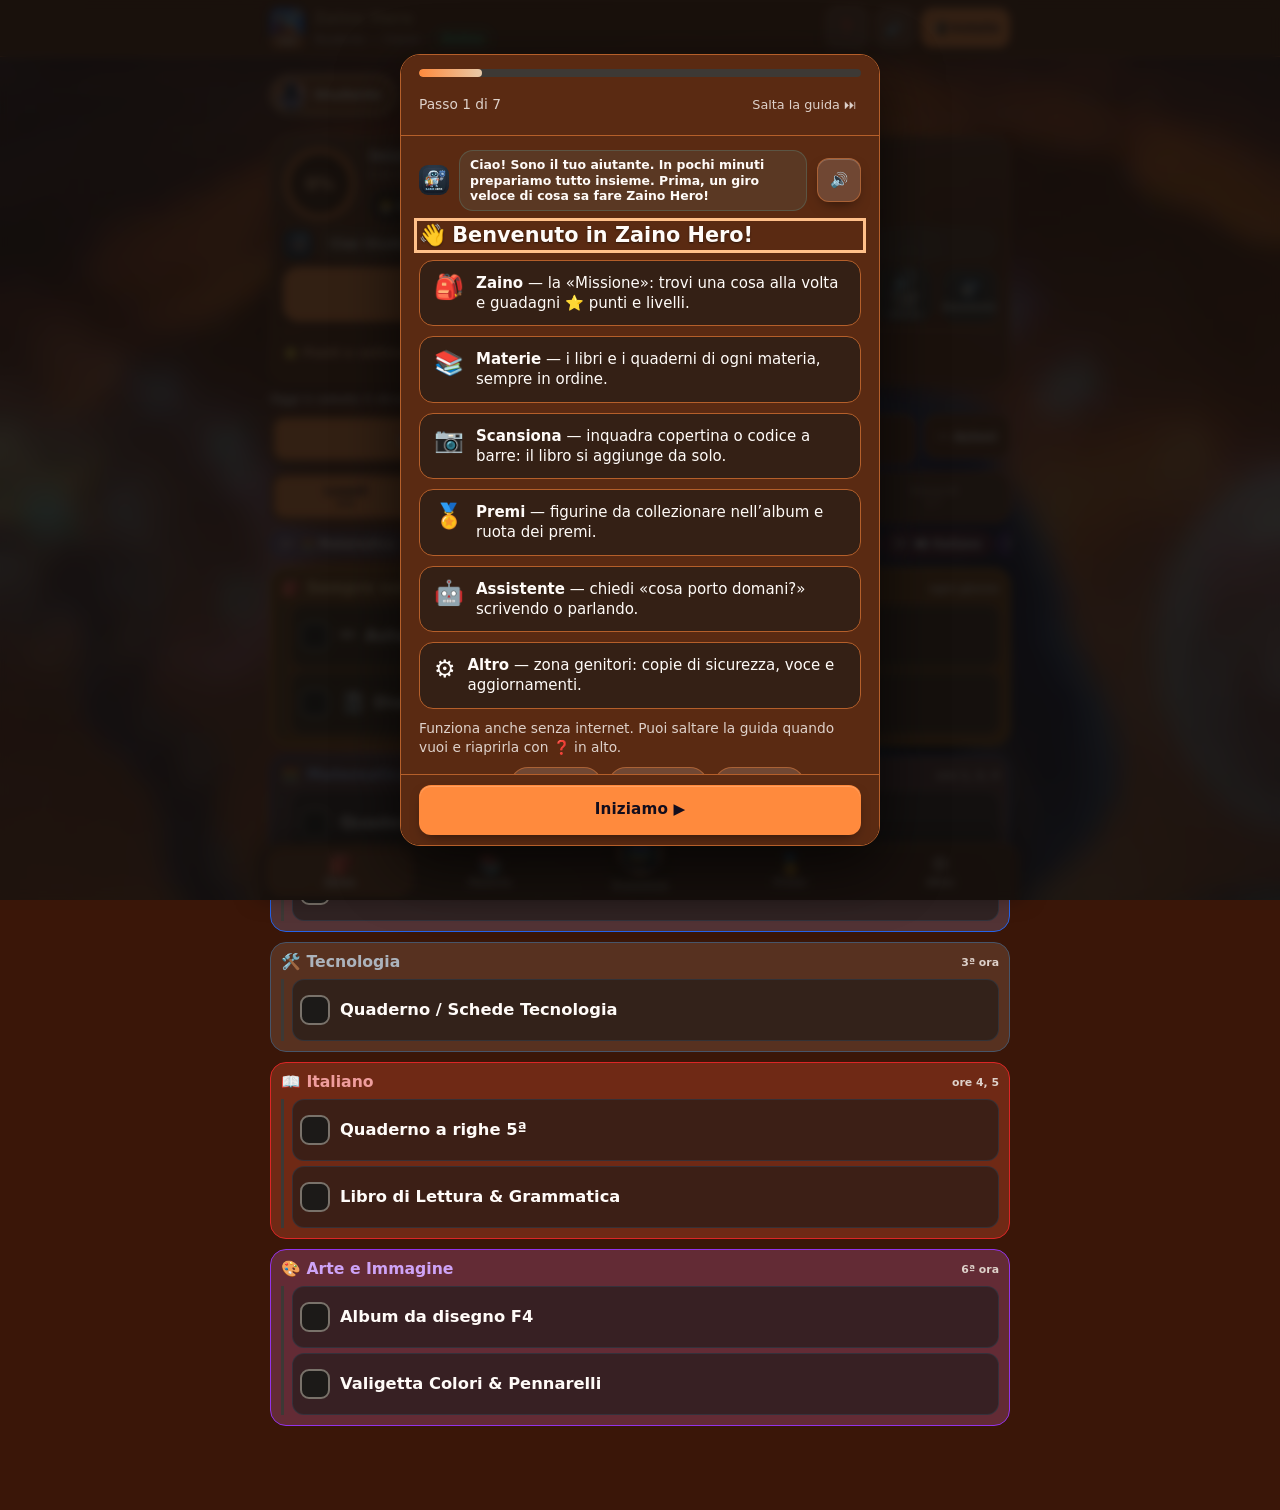
<file: index.html>
<!DOCTYPE html>
<html lang="it">
<head>
<meta charset="UTF-8">
<meta name="viewport" content="width=device-width, initial-scale=1, viewport-fit=cover">
<title>Zaino Hero</title>
<meta name="description" content="La checklist giornaliera dello zaino di scuola">
<link rel="manifest" href="./manifest.json">
<link rel="icon" href="favicon.ico" sizes="any">
<link rel="icon" type="image/png" href="icon-192.png">
<link rel="apple-touch-icon" href="apple-touch-icon.png">
<meta name="theme-color" content="#292624">
<meta name="apple-mobile-web-app-capable" content="yes">
<meta name="mobile-web-app-capable" content="yes">
<meta name="apple-mobile-web-app-status-bar-style" content="black-translucent">
<meta name="apple-mobile-web-app-title" content="Zaino Hero">
<link rel="stylesheet" href="styles.css?v=52">
</head>
<body>

<header class="topbar">
  <div class="wrap topbar-in">
    <div class="brand">
      <div class="logo-wrap"><img class="logo" data-img="logo" alt="" width="46" height="46"><span class="ver app-ver logo-ver" aria-label="Versione dell'app"></span></div>
      <div>
        <h1>Zaino Hero</h1>
        <p class="muted small"><span id="profile-line"></span> <span id="net" class="pill pill-ok" role="status">Online</span></p>
      </div>
    </div>
    <div class="topbar-actions">
      <button class="btn btn-stop hidden" id="btn-stop-audio" type="button" aria-label="Ferma la voce">⏹ Ferma</button>
      <button class="btn btn-icon" id="btn-guide" type="button" aria-label="Apri la guida passo passo" title="Guida">❓</button>
      <button class="btn btn-icon" id="btn-mute" type="button" aria-label="Audio attivo" aria-pressed="false">🔊</button>
      <button class="btn btn-primary btn-sm hidden" id="btn-install" type="button">📲 Installa app</button>
    </div>
  </div>
</header>

<main class="wrap">
  <nav id="kids" class="kids" aria-label="Scegli il figlio"></nav>

  <!-- ===== Scheda: Zaino ===== -->
  <div data-panel="zaino" class="panel">
    <section class="card hero compact" aria-labelledby="hero-title">
      <div class="hero-main">
        <div class="ring-wrap">
          <div class="ring" id="ring" role="progressbar" aria-valuemin="0" aria-valuemax="100" aria-valuenow="0" aria-label="Zaino preparato" style="--p:0">
            <div class="ring-in"><span id="hero-pct" class="pct" aria-live="polite">0%</span><img id="hero-trophy" class="trophy hidden" data-img="trophy" alt="Coppa: zaino pronto!" width="64" height="64"></div>
          </div>
        </div>
        <div class="hero-text">
          <span class="eyebrow" id="hero-eyebrow">Carica dello zaino</span>
          <h2 id="hero-title">Iniziamo a preparare! 🚀</h2>
          <p id="hero-sub" class="muted small"></p>
          <div id="hero-chips" class="hero-chips" aria-label="Livello, punti e serie"></div>
        </div>
      </div>
      <div class="mascot"><img class="mascot-img" data-img="zaino" alt="" width="40" height="40"><p id="mascot-line" class="bubble" aria-live="polite"></p></div>
      <div class="hero-cta">
        <button class="btn btn-primary btn-xl" id="btn-mission" type="button">▶ Inizia la missione</button>
        <button class="tile" id="btn-read" type="button"><span class="tile-ico" aria-hidden="true">🔊</span><span>Leggi cosa manca</span></button>
        <button class="tile" id="btn-ai" type="button"><img class="tile-img" data-img="robot" alt="" width="28" height="28"><span>Assistente</span></button>
      </div>
      <div id="reward-area" class="reward-area" aria-live="polite">
        <p id="reward-status" class="muted small"></p>
        <button class="btn btn-gold hidden" id="btn-open-wheel" type="button">🎡 Gira la ruota</button>
      </div>
      <details class="hero-more">
        <summary>⭐ Punti e settimana</summary>
        <div id="week-dots" class="week-dots" aria-label="Zaini pronti questa settimana"></div>
        <div class="xpbar" aria-hidden="true"><i class="xp-fill"></i></div>
        <p class="xp-text muted small"></p>
      </details>
    </section>

    <p class="today-line"><span id="today-text"></span> <button class="link strong hidden" id="btn-today" type="button"></button></p>

    <div class="viewbar">
      <div class="seg" role="tablist" aria-label="Vista dell'orario">
      <button class="seg-btn" id="view-day" role="tab" aria-selected="true" type="button">📅 Giorno</button>
      <button class="seg-btn" id="view-week" role="tab" aria-selected="false" type="button">🗓️ Settimana</button>
    </div>
      <details class="more-menu" id="more-menu">
        <summary aria-label="Altre azioni">⋯ Azioni</summary>
        <div class="more-pop">
          <button class="link" id="btn-reset" type="button">↺ Ricomincia (azzera le spunte)</button>
          <button class="link strong" id="btn-share-missing" type="button">📤 Condividi lista</button>
          <button class="link strong" id="btn-edit" type="button">✏️ Modifica orario</button>
        </div>
      </details>
    </div>

    <section id="week" class="card week stack hidden" aria-label="Orario della settimana">
      <div class="row between wrapflex">
        <div><h3>🗓️ Orario della settimana</h3><span id="week-total" class="muted small"></span></div>
        <div class="row gap wrapflex">
          <button class="link strong" id="btn-week-share" type="button">📤 Condividi</button>
          <button class="link strong" id="btn-week-edit" type="button">✏️ Modifica</button>
        </div>
      </div>
      <div id="week-grid"></div>
      <div id="week-legend" class="week-legend" aria-label="Ore per materia"></div>
      <p class="muted small">Tocca un giorno per aprirlo e preparare lo zaino, una materia per vederne i libri.</p>
    </section>

    <div id="day-view" class="stack">
    <nav class="days" id="days" aria-label="Giorno della settimana"></nav>

    <div class="row between small controls">
      <div class="day-chip"><span class="muted">Giorno: </span><strong id="day-label" class="accent"></strong> <span id="day-when" class="tag"></span></div>
      
    </div>

    <div id="strip" class="strip" aria-label="Orario del giorno"></div>

    <section id="list" class="stack" aria-label="Cosa mettere nello zaino"></section>
    </div>
  </div>

  <!-- ===== Scheda: Materie ===== -->
  <div data-panel="materie" class="panel hidden">
    <header class="panel-head"><h2>📚 Materie e libri</h2><p class="muted small">Tocca una materia per cambiarla · 📷 aggiunge un libro</p><p id="lib-count" class="muted small"></p></header>
    <section class="card stack">
      <div id="subjects" class="grid"></div>
    </section>
  </div>

  <!-- ===== Scheda: Premi ===== -->
  <div data-panel="premi" class="panel hidden">
    <header class="panel-head"><h2>🏅 Premi e progressi</h2></header>
    <section class="card stack level-card">
      <div class="row between wrapflex"><div><span class="eyebrow">Il tuo livello</span><h3 id="lvl-name"></h3></div><div class="tickets"><span class="tickets-n" id="lvl-xp"></span><span class="small muted" id="lvl-streak"></span></div></div>
      <div class="xpbar" aria-hidden="true"><i class="xp-fill"></i></div>
      <p class="xp-text muted small"></p>
      <details class="mini-details"><summary>❓ Come si guadagnano i punti?</summary><p class="muted small">Ogni cosa nello zaino vale ⭐10, lo zaino pronto ⭐50 + 🎴🎴, un libro nuovo ⭐30. Ci sono 100 livelli in 10 gradi, da 🐣 Recluta a 👑 Leggenda: ogni 2 livelli c'è una bustina. I punti non si perdono mai!</p></details>
    </section>
    <section class="card stack album-card" id="album-card">
      <div class="row between wrapflex"><h3>🎴 Il mio album di figurine</h3><span id="album-count" class="muted small"></span></div>
      <div class="xpbar" aria-hidden="true"><i id="album-fill"></i></div>
      <div class="album-actions">
        <button class="btn btn-gold" id="btn-open-pack" type="button"><span>🎁 Apri bustina (<span id="pack-n">0</span>)</span></button>
        <button class="btn btn-album" id="btn-open-album" type="button">📖 Apri l'album<span class="nb hidden" id="album-pend-badge"></span></button>
      </div>
      <div id="album-mini" class="album-theme-mini" aria-label="Pagine dell'album"></div>
      <details class="mini-details"><summary>❓ Come funzionano le bustine?</summary><p class="muted small">Ogni bustina ha 3 figurine, anche rare, epiche e leggendarie: aprila e poi attaccale nell'album, ognuna al suo posto. Le doppie ti regalano ⭐5 ciascuna. Le bustine arrivano a metà zaino (1), con lo zaino pronto (2), ogni 2 livelli (1), con ogni traguardo (1) e con la ruota. Per non esagerare, ne puoi ricevere al massimo 6 al giorno: le altre ti aspettano e arrivano nei giorni dopo.</p></details>
    </section>
    <details class="card acc" id="acc-badges">
      <summary><h3>🏅 I miei traguardi</h3><span id="badge-count" class="muted small"></span></summary>
      <div class="stack acc-body">
        <div id="badge-grid" class="badge-grid"></div>
        <button class="link strong" id="btn-badges-all" type="button">Mostra tutti i traguardi</button>
      </div>
    </details>
    <section class="card prize-card stack">
      <div class="row between wrapflex">
        <div><span class="eyebrow">Ruota dei premi</span><p id="reward-status-2" class="muted small"></p></div>
        <div class="tickets"><span class="tickets-n" id="ticket-n">0</span><span class="small muted">ticket</span></div>
      </div>
      <button class="btn btn-gold" id="btn-open-wheel-2" type="button">🎡 Gira la ruota</button>
      <button class="btn btn-soft" id="btn-manage-prizes" type="button">🎁 Gestione premi adulti</button>
    </section>
    <details class="card acc" id="acc-history">
      <summary><h3 id="history-title">📅 I tuoi progressi</h3><span id="stats-summary" class="muted small" aria-live="polite"></span></summary>
      <div class="stack acc-body">
      <div id="history-list" class="history-list"></div>
      <p class="muted small">La serie considera i giorni scolastici e salta sabato e domenica. La cronologia è salvata su questo dispositivo.</p>
    </div>
    </details>
  </div>

  <!-- ===== Scheda: Altro ===== -->
  <div data-panel="altro" class="panel hidden">
    <header class="panel-head"><h2>⚙️ Impostazioni</h2></header>
    <section class="card stack guide-card">
      <div class="row gap"><span class="guide-card-ico" aria-hidden="true">🧭</span><div class="grow"><h3>Guida passo passo</h3><p class="muted small">Rivedi le funzioni e rifai la configurazione: profilo, materie, orario, libri e premi.</p></div></div>
      <button class="btn btn-primary" id="btn-guide-2" type="button">🧭 Apri la guida</button>
    </section>
    <section id="parent-gate" class="card stack center">
      <h3>🔒 Zona genitori</h3>
      <p class="muted small">Qui ci sono copie dei dati, aggiornamenti e impostazioni. Per entrare tieni premuto il pulsante per un secondo e mezzo.</p>
      <button class="btn btn-primary btn-xl hold-btn" id="btn-hold" type="button"><span class="hold-fill"></span><span class="hold-txt">🔓 Tieni premuto</span></button>
    </section>
    <div id="parent-area" class="stack hidden">
    <details class="card acc"><summary><h3>👦 Profilo</h3></summary><div class="stack acc-body">
      <div class="grid">
        <label class="field"><span class="small muted">Nome (figlio selezionato)</span><input id="set-name" type="text" maxlength="30" autocomplete="off"></label>
        <label class="field"><span class="small muted">Classe (figlio selezionato)</span><input id="set-class" type="text" maxlength="10" autocomplete="off"></label>
      </div>
    </div></details>
    <details class="card acc"><summary><h3>🦸 Personaggio e tema</h3></summary><div class="stack acc-body">
      <p class="muted small">Di solito sfondo, colori e stile dell'album seguono da soli il personaggio scelto.</p>
      <label class="row gap small auto-add"><input type="checkbox" id="set-split"> <span>Scegli personaggio e tema separatamente</span></label>
      <button class="btn btn-soft" id="set-reset-hero" type="button">↺ Ripristina il personaggio</button>
    </div></details>
    <details class="card acc"><summary><h3>🔊 Voce e suoni</h3></summary><div class="stack acc-body">
      <div class="row gap wrapflex">
        <button class="btn btn-soft" id="btn-mute-2" type="button" aria-pressed="false">🔊 Audio attivo</button>
        <button class="btn btn-stop" id="btn-stop-audio-2" type="button">⏹ Ferma la voce</button>
      </div>
      <label class="row gap small auto-add"><input type="checkbox" id="music-on" checked> <span>🎵 Musica di sottofondo</span></label>
      <label class="field"><span class="small muted">Musica di sottofondo</span><select id="music-style" aria-label="Musica di sottofondo">
          <optgroup label="Automatica (cambia secondo dove sei)">
            <option value="auto-v2">🍄 Platform classico + corsa + carillon + ninna nanna (originale)</option>
            <option value="auto-mario">🕹️ Platform 8 bit nuovo + carillon + ninna nanna</option>
          </optgroup>
          <optgroup label="Un solo brano, sempre">
            <option value="menu">🍄 Platform classico (menu)</option>
            <option value="mission">🏃 Corsa d'avventura (missione)</option>
            <option value="mario">🕹️ Platform 8 bit nuovo</option>
            <option value="marioRun">⚡ Corsa 8 bit nuova</option>
            <option value="album">🔔 Carillon sognante (album)</option>
            <option value="sera">🌙 Ninna nanna</option>
          </optgroup>
        </select></label>
      <label class="field"><span class="small muted">Volume della musica</span><input type="range" id="music-vol" min="0" max="100" step="5" value="60" aria-label="Volume della musica"></label>
      <p class="muted small">Come nei videogiochi: allegra nel menu, più ritmata durante la missione, una fanfara quando lo zaino è pronto. Dopo le 19:30 diventa più lenta e più piano, adatta alla sera. Si ferma subito con 🔇 in alto, mentre l'app parla e durante lo scanner.</p>
      <label class="row gap small auto-add"><input type="checkbox" id="calm-mode"> <span>🌿 Modalità calma: meno animazioni, niente vibrazioni</span></label>
      <p class="muted small">«Ferma la voce» interrompe subito la lettura. Il pulsante in alto compare mentre l'app sta parlando.</p>
    </div></details>
    <details class="card acc"><summary><h3>💾 Copia di sicurezza</h3></summary><div class="stack acc-body">
      <div class="row gap wrapflex">
        <button class="btn btn-soft" id="btn-export" type="button">⬆ Salva copia dei dati</button>
        <button class="btn btn-soft" id="btn-import" type="button">⬇ Ripristina copia</button>
        <input type="file" id="file-import" accept="application/json,.json" class="hidden">
      </div>
      <p class="muted small">Foto e orario sono salvati solo su questo dispositivo. Fai una copia ogni tanto: se cancelli i dati del browser li perdi.</p>
    </div></details>
    <details class="card acc"><summary><h3>🔎 Ricerca dei libri online</h3></summary><div class="stack acc-body">
      <p class="muted small">Per riconoscere un libro l'app consulta Google Libri e Open Library. In più può consultare le librerie italiane (Libraccio, IBS, Mondadori Store, Libreria Universitaria) tramite un servizio intermedio.</p>
      <label class="row gap small auto-add"><input type="checkbox" id="stores-on" checked> <span>Usa anche le librerie italiane online</span></label>
      <label class="field"><span class="small muted">Servizio personale (facoltativo): indirizzo del tuo Cloudflare Worker, vedi LEGGIMI</span><input id="book-service" type="url" inputmode="url" placeholder="https://libri.tuonome.workers.dev/" autocomplete="off"></label>
      <div class="row gap wrapflex"><button class="btn btn-soft" id="btn-test-books" type="button">🧪 Prova la ricerca</button></div>
      <p id="book-test-result" class="muted small" aria-live="polite"></p>
    </div></details>
    <details class="card acc"><summary><h3>🔄 Aggiornamenti</h3></summary><div class="stack acc-body">
      <div class="row gap wrapflex">
        <button class="btn btn-soft" id="btn-check-update" type="button">🔄 Controlla aggiornamenti</button>
        <button class="btn btn-soft" id="btn-force-update" type="button">♻️ Forza aggiornamento</button>
      </div>
      <p class="muted small">Versione installata: <b class="app-ver"></b>. «Forza aggiornamento» ricarica l'app da zero e non cancella i tuoi dati. Su iPhone: Condividi → «Aggiungi alla schermata Home».</p>
    </div></details>
    </div>
  </div>
</main>

<!-- Barra di navigazione in basso -->
<nav class="tabbar" id="tabbar" aria-label="Sezioni">
  <button class="tabbtn" data-tab="zaino" type="button" aria-current="page"><span class="ti" aria-hidden="true">🎒</span><span>Zaino</span></button>
  <button class="tabbtn" data-tab="materie" type="button"><span class="ti" aria-hidden="true">📚</span><span>Materie</span></button>
  <button class="tabbtn tab-scan" id="btn-scan" type="button" aria-label="Scansiona un libro"><span class="scan-fab"><img data-img="scanner" alt="" width="40" height="40"></span><span>Scansiona</span></button>
  <button class="tabbtn" data-tab="premi" type="button"><span class="ti" aria-hidden="true">🏅</span><span>Premi</span></button>
  <button class="tabbtn" data-tab="altro" type="button"><span class="ti" aria-hidden="true">⚙️</span><span>Altro</span></button>
</nav>

<div id="toast" class="toast hidden" role="status" aria-live="polite"></div>

<!-- Ruota dei premi -->
<dialog id="dlg-wheel" aria-labelledby="wheel-title">
  <div class="dlg-in stack wheel-dialog">
    <div class="row between">
      <h3 id="wheel-title">🎡 Ruota dello zaino</h3>
      <button class="btn btn-icon" data-close aria-label="Chiudi">✕</button>
    </div>
    <p class="muted small">Probabilità: 60% premio simbolico, 30% privilegio, 10% premio fisico. Ogni data di scuola dà un solo giro. Concordate prima i premi con un adulto: la checklist non verifica da sola cosa c’è davvero nello zaino.</p>
    <div class="wheel-frame" aria-label="Ruota dei premi">
      <span class="wheel-pointer" aria-hidden="true">▼</span>
      <div id="prize-wheel" class="prize-wheel" aria-hidden="true">
        <div id="wheel-labels" class="wheel-labels"></div>
        <span class="wheel-center" aria-hidden="true">🎒</span>
      </div>
    </div>
    <p id="wheel-message" class="small center" role="status" aria-live="polite">Pronto? Premi per girare la ruota!</p>
    <section id="reward-coupon" class="reward-coupon hidden" aria-live="polite">
      <span class="eyebrow">Coupon Zaino Hero</span>
      <strong id="coupon-prize"></strong>
      <span id="coupon-detail" class="muted small"></span>
      <span id="coupon-date" class="code"></span>
    </section>
    <button class="btn btn-primary" id="btn-spin" type="button">Fai girare la ruota</button>
    <button class="btn btn-soft hidden" id="btn-close-wheel" data-close type="button">Chiudi</button>
    <p id="ticket-count" class="muted small center"></p>
  </div>
</dialog>

<!-- Catalogo premi per l'adulto -->
<dialog id="dlg-prizes" aria-labelledby="prizes-title">
  <div class="dlg-in stack">
    <div class="row between">
      <h3 id="prizes-title">🎁 Gestione premi</h3>
      <button class="btn btn-icon" data-close aria-label="Chiudi">✕</button>
    </div>
    <p class="muted small">Aggiungi, cambia o togli premi, divisi per tipo. La ruota ha sempre 10 spicchi, scelti a caso dall'elenco in modo equilibrato (simbolici, ticket, bustine di figurine, privilegi, esperienze, premi fisici): più premi metti, più varietà c'è. Servono almeno 10 premi, al massimo 60. I coupon già vinti non cambiano.</p>
    <form id="prize-form" class="stack">
      <div id="prize-fields" class="stack"></div>
      <div class="row gap wrapflex">
        <button class="btn btn-soft" id="btn-reset-prizes" type="button">Ripristina premi iniziali</button>
        <button class="btn btn-primary grow" type="submit">Salva i premi</button>
      </div>
    </form>
  </div>
</dialog>

<!-- Installazione PWA -->
<dialog id="dlg-install" aria-labelledby="install-title">
  <div class="dlg-in stack">
    <div class="row between">
      <h3 id="install-title">📲 Installa Zaino Hero</h3>
      <button class="btn btn-icon" data-close aria-label="Chiudi">✕</button>
    </div>
    <p id="install-status" class="status" role="status" aria-live="polite"></p>
    <ol id="install-steps" class="install-steps"></ol>
    <p class="muted small">Il browser chiederà sempre una conferma: le app web non possono installarsi da sole. Estrai e carica <strong>tutti</strong> i file dello ZIP nello stesso posto (nessuna sottocartella).</p>
    <button class="btn btn-soft" data-close type="button">Chiudi</button>
  </div>
</dialog>

<!-- Scanner -->
<dialog id="dlg-scan" aria-labelledby="scan-title">
  <div class="dlg-in stack">
    <div class="row between"><div class="row gap"><img class="ico-lg" data-img="scanner" alt="" width="40" height="40"><h3 id="scan-title">Missione libro 📚</h3></div><button class="btn btn-icon" data-close aria-label="Chiudi">✕</button></div>
    <div class="scan-steps" id="scan-steps" aria-label="Tre passi"></div>
    <div class="tabs" role="tablist" aria-label="Cosa vuoi scansionare">
      <button class="tab" role="tab" id="tab-cover" aria-selected="true" type="button">📘 Copertina</button>
      <button class="tab" role="tab" id="tab-code" aria-selected="false" type="button">▮▯ Codice a barre</button>
    </div>
    <details class="scan-help-d"><summary>ℹ️ Come si fa?</summary><p id="scan-help" class="scan-help"></p></details>
    <div class="video-box"><video id="scan-video" autoplay playsinline muted></video><div class="laser" id="scan-laser"></div><div class="cover-guide hidden" id="cover-guide" aria-hidden="true"></div><button id="btn-cam" class="torch cam hidden" type="button" aria-label="Cambia fotocamera">🔄</button><button id="btn-torch" class="torch hidden" type="button" aria-label="Accendi la torcia" aria-pressed="false">🔦</button></div>
    <div id="zoom-row" class="row gap hidden"><span aria-hidden="true">🔍</span><input id="zoom-range" type="range" aria-label="Zoom" min="1" max="1" step="0.1" value="1"><span id="zoom-val" class="tag">1×</span></div>
    <div id="scan-status" class="status" role="status" aria-live="polite">Avvio fotocamera…</div>
    <p id="scan-engine" class="muted small hidden"></p>
    <label class="row gap small auto-add"><input type="checkbox" id="auto-add" checked> <span>Aggiungi al volo i libri trovati <span class="muted">(puoi annullare)</span></span></label>
    <progress id="ocr-progress" class="hidden" max="100" value="0" aria-label="Avanzamento lettura"></progress>
    <div id="cover-actions" class="row gap wrapflex hidden">
      <button class="btn btn-primary grow" id="btn-cover-shot" type="button">📸 Scatta e leggi</button>
      <label class="row gap small auto-add"><input type="checkbox" id="auto-cover" checked> <span>Leggi mentre inquadro</span></label>
    </div>
    <form id="isbn-form" class="row gap" autocomplete="off">
      <input id="isbn-input" type="text" inputmode="numeric" placeholder="Oppure scrivi il codice del libro" aria-label="Codice ISBN" maxlength="20">
      <button class="btn btn-soft" type="submit">Trova</button>
    </form>
    <div id="scan-result" class="stack hidden">
      <div class="row gap">
        <img id="res-cover" class="cover hidden" alt="Copertina">
        <div class="grow"><strong id="res-title"></strong><p id="res-author" class="muted small"></p><p id="res-code" class="code"></p></div>
      </div>
      <div id="res-sugg" class="stack hidden"><span class="small muted">Forse è uno di questi (tocca per usarlo):</span><div id="res-sugg-list" class="stack"></div></div>
      <div id="res-lines-box" class="stack hidden"><span class="small muted">Testo letto sulla copertina: tocca le parole giuste per comporre il titolo.</span><div id="res-lines" class="chips"></div></div>
      <label class="field"><span class="small muted">Come si chiama il libro?</span><input id="res-name" type="text" maxlength="60"></label>
      <div class="field"><span class="small muted">Che materia è?</span><div id="res-subj-grid" class="subj-grid"></div></div>
      <div class="field"><span class="small muted">Di che classe?</span><div id="res-cls-chips" class="cls-chips"></div></div>
      <div class="hidden">
        <select id="res-subj" aria-hidden="true" tabindex="-1"></select>
        <select id="res-cls" aria-hidden="true" tabindex="-1"><option value="">—</option><option value="1">1ª</option><option value="2">2ª</option><option value="3">3ª</option><option value="4">4ª</option><option value="5">5ª</option></select>
      </div>
      <p id="res-hint" class="small warn-text hidden"></p>
      <button class="btn btn-primary btn-xl" id="btn-add-book" type="button">📚 Sì, aggiungilo ai miei libri!</button>
      <button class="btn btn-soft hidden" id="btn-undo-add" type="button">↩ Annulla, non aggiungerlo</button>
      <details class="scan-extra">
        <summary>Hai già aggiunto questo libro?</summary>
        <div id="link-box" class="stack">
          <label class="field"><span class="small muted">Scegli il libro a cui collegare il codice</span><select id="scan-select"></select></label>
          <button class="btn btn-soft" id="btn-link" type="button">🔗 Collega</button>
        </div>
      </details>
      <button class="link strong" id="btn-rescan" type="button">↺ Non è giusto? Scansiona di nuovo</button>
    </div>
    <div class="row gap wrapflex">
      <button class="btn btn-soft grow" id="btn-scan-photo" type="button">📷 Fai una foto</button>
      <button class="btn btn-soft grow" id="btn-scan-file" type="button">🖼 Scegli una foto</button>
      <input type="file" id="scan-photo" accept="image/*" capture="environment" class="hidden">
      <input type="file" id="scan-file" accept="image/*" class="hidden">
    </div>
  </div>
</dialog>

<!-- Figli -->
<dialog id="dlg-kid" aria-labelledby="kid-title">
  <form id="kid-form" class="dlg-in stack" autocomplete="off">
    <div class="row between"><h3 id="kid-title">Aggiungi un figlio</h3><button class="btn btn-icon" type="button" data-close aria-label="Chiudi">✕</button></div>
    <label class="field"><span class="small muted">Nome</span><input id="kid-name" type="text" maxlength="30" required></label>
    <label class="field"><span class="small muted">Classe (es. 3ª B)</span><input id="kid-cls" type="text" maxlength="10"></label>
    <fieldset class="avatar-pick"><legend class="small muted">Stile dell'album</legend><div class="row gap wrapflex" id="kid-gender">
      <label class="gender-opt"><input type="radio" name="kid-gender" value="male"><span>🤖 Maschile</span></label>
      <label class="gender-opt"><input type="radio" name="kid-gender" value="female"><span>🦋 Femminile</span></label>
      <label class="gender-opt"><input type="radio" name="kid-gender" value="neutral"><span>✨ Neutro</span></label>
    </div></fieldset>
    <fieldset class="avatar-pick"><legend class="small muted">Icona</legend><div id="kid-avatars" class="row gap wrapflex"></div></fieldset>
    <fieldset id="kid-theme-box" class="avatar-pick hidden"><legend class="small muted">Sfondo e colori</legend><div id="kid-themes" class="row gap wrapflex"></div></fieldset>
    <label class="field" id="kid-from-box"><span class="small muted">Come iniziare</span><select id="kid-from"></select></label>
    <div class="row gap wrapflex">
      <button class="btn btn-soft" type="button" id="btn-kid-del">🗑 Elimina</button>
      <button class="btn btn-primary grow" type="submit">Salva</button>
    </div>
  </form>
</dialog>

<!-- Materiali -->
<dialog id="dlg-mat" aria-labelledby="mat-title">
  <div class="dlg-in stack">
    <div class="row between"><h3 id="mat-title">Materiali</h3><button class="btn btn-icon" data-close aria-label="Chiudi senza salvare">✕</button></div>
    <div class="row gap wrapflex"><button class="btn btn-soft" id="btn-emoji" type="button" aria-expanded="false">😀 Cambia icona</button></div>
    <div id="mat-emoji" class="emoji-grid hidden" role="radiogroup" aria-label="Icona della materia"></div>
    <div id="quick-add" class="chips hidden" aria-label="Aggiunte rapide"></div>
    <div id="mat-list" class="stack scroll"></div>
    <div class="row gap wrapflex">
      <button class="btn btn-soft" id="btn-mat-add" type="button">＋ Libro/Quaderno</button>
      <button class="btn btn-primary" id="btn-mat-scan-add" type="button">📷 Scansiona nuovo libro</button>
      <button class="btn btn-primary grow" id="btn-mat-save" type="button">Salva</button>
    </div>
    <button class="link danger" id="btn-subj-del" type="button">🗑 Elimina questa materia</button>
  </div>
</dialog>

<!-- Missione zaino -->
<dialog id="dlg-mission" aria-labelledby="mission-title">
  <div class="dlg-in stack mission">
    <div class="row between"><h3 id="mission-title">🚀 Missione zaino</h3><button class="btn btn-icon" data-close aria-label="Chiudi: puoi riprendere quando vuoi">✕</button></div>
    <div id="mission-dots" class="mission-dots" aria-hidden="true"></div>
    <div class="row between wrapflex">
      <span id="mission-time" class="tag">⏱ senza fretta</span>
      <button class="link strong" id="btn-mission-timer" type="button">⏱ Sfida 3 minuti</button>
    </div>
    <div class="mission-card">
      <div id="mission-pic" class="mission-pic"></div>
      <h2 id="mission-name"></h2>
      <p id="mission-subj" class="muted"></p>
    </div>
    <p id="mission-bubble" class="bubble" aria-live="polite"></p>
    <button class="btn btn-soft btn-sm" id="btn-mission-photo" type="button">📸 Aggiungi la foto</button>
    <input type="file" id="mission-photo" accept="image/*" capture="environment" class="hidden">
    <button class="btn btn-ok btn-xl" id="btn-mission-ok" type="button">✅ Messo nello zaino!</button>
    <button class="btn btn-soft" id="btn-mission-skip" type="button">⏭ Lo cerco dopo</button>
    <details class="scan-extra"><summary>Scegli tu cosa cercare</summary><div id="mission-pick" class="chips"></div></details>
  </div>
</dialog>

<!-- Guida passo passo (primo avvio e pulsante ❓) -->
<dialog id="dlg-guide" data-sticky aria-labelledby="guide-title">
  <div class="dlg-in guide">
    <div class="guide-top">
      <div class="guide-prog" id="guide-prog" role="progressbar" aria-valuemin="1" aria-valuemax="7" aria-valuenow="1" aria-label="Avanzamento della guida"><i></i></div>
      <div class="row between">
        <span class="small muted" id="guide-count">Passo 1 di 7</span>
        <button class="link" id="guide-skip" type="button">Salta la guida ⏭</button>
      </div>
    </div>
    <div class="guide-main" id="guide-main">
      <div class="guide-says">
        <img class="mascot-img" data-img="robot" alt="" width="56" height="56">
        <p id="guide-bubble" class="bubble" aria-live="polite"></p>
        <button class="btn btn-icon" id="guide-read" type="button" aria-label="Leggi ad alta voce">🔊</button>
      </div>
      <h2 id="guide-title" tabindex="-1"></h2>
      <div id="guide-body" class="stack"></div>
    </div>
    <div class="guide-nav">
      <button class="btn btn-soft" id="guide-back" type="button">◀ Indietro</button>
      <button class="btn btn-primary grow" id="guide-next" type="button">Avanti ▶</button>
    </div>
  </div>
</dialog>

<!-- Bustina di figurine -->
<dialog id="dlg-pack" aria-labelledby="pack-title">
  <div class="dlg-in stack center">
    <div class="row between"><h3 id="pack-title">🎴 Bustina di figurine</h3><button class="btn btn-icon" data-close aria-label="Chiudi">✕</button></div>
    <div id="pack-cards" class="pack-cards"></div>
    <button class="btn btn-primary btn-xl" id="btn-reveal-all" type="button">✨ Scopri tutte</button>
    <button class="btn btn-gold btn-xl hidden" id="btn-pack-next" type="button">🎁 Un'altra bustina</button>
    <button class="btn btn-album btn-xl hidden" id="btn-pack-done" type="button">📖 Attaccale nell'album!</button>
  </div>
</dialog>

<!-- Dialog dettagli e missioni segrete -->
<dialog id="dlg-sticker-detail" class="dlg-sticker-detail"><div class="dlg-in stack"><div class="row between"><h3>✨ Figurina da vicino</h3><button class="btn btn-icon" data-close aria-label="Chiudi">✕</button></div><div id="sticker-detail-card" class="detail-card"></div></div></dialog>
<dialog id="dlg-secret-mission" class="dlg-secret"><div class="dlg-in stack center"><div class="row between"><h3>🕵️ Missione segreta!</h3><button class="btn btn-icon" data-close aria-label="Chiudi">✕</button></div><div id="secret-mission-emoji" class="secret-emoji"></div><h2 id="secret-mission-title"></h2><p id="secret-mission-text"></p><p class="muted small">Missione bonus casuale: premio garantito, figurina LEGENDARIA!</p><button class="btn btn-gold btn-xl" id="btn-secret-complete" type="button">🏆 Completata!</button></div></dialog>
<!-- Album delle figurine -->
<dialog id="dlg-album" class="dlg-album" aria-labelledby="album-title">
  <div class="album-wrap">
    <div class="album-top"><h3 id="album-title">📖 Il mio album</h3><span id="alb-count" class="small strong alb-count"></span><button class="btn btn-icon" data-close aria-label="Chiudi">✕</button></div>
    <div id="album-themes" class="album-index" aria-label="Pagine dell'album"></div>
    <div class="album-book"><div id="alb-page" class="album-page" aria-live="polite"></div></div>
    <div id="legendary-collection" class="legendary-collection"></div>
    <div class="album-nav"><button class="btn" id="alb-prev" type="button" aria-label="Pagina precedente">◀</button><span id="alb-pageno"></span><button class="btn" id="alb-next" type="button" aria-label="Pagina successiva">▶</button></div>
    <div class="album-tray" id="alb-tray-box">
      <div class="row between"><b>✋ Da attaccare: <span id="alb-pend-n">0</span></b><button class="link strong" id="alb-stick-all" type="button">Attacca tutte ✨</button></div>
      <div id="alb-tray" class="tray" aria-label="Figurine da attaccare"></div>
      <button class="btn btn-gold hidden" id="alb-open-pack" type="button">🎁 Apri una bustina</button>
      <p class="tray-hint" id="alb-hint">Tocca una figurina: andrà da sola al suo posto nell'album.</p>
    </div>
  </div>
  <div class="album-intro" id="album-intro" aria-hidden="true">
    <div class="ai-book">
      <div class="ai-cover">
        <div class="ai-face ai-front">
          <div class="ai-frame">
            <div class="ai-kicker">ZAINO HERO</div>
            <div class="ai-emoji">🎴</div>
            <div class="ai-title">ALBUM<br>FIGURINE</div>
            <div class="ai-count" id="ai-count"></div>
          </div>
          <div class="ai-spine"></div><div class="ai-sheen"></div>
          <div class="ai-tap">Tocca per aprire</div>
        </div>
        <div class="ai-face ai-back"></div>
      </div>
    </div>
    <div class="ai-sparks"><i style="--dx:-130px;--dy:-170px">✨</i><i style="--dx:140px;--dy:-130px">⭐</i><i style="--dx:-150px;--dy:60px">✨</i><i style="--dx:120px;--dy:150px">🌟</i><i style="--dx:-40px;--dy:-220px">✨</i><i style="--dx:40px;--dy:210px">⭐</i><i style="--dx:-190px;--dy:-30px">🌟</i><i style="--dx:190px;--dy:10px">✨</i></div>
  </div>
</dialog>

<!-- Nuova materia -->
<dialog id="dlg-newsub" aria-labelledby="newsub-title">
  <div class="dlg-in stack">
    <div class="row between"><h3 id="newsub-title">➕ Nuova materia</h3><button class="btn btn-icon" data-close aria-label="Chiudi">✕</button></div>
    <p class="muted small">Tocca una materia per aggiungerla con la sua icona, oppure crea la tua.</p>
    <div id="catalog" class="chips scroll-y"></div>
    <form id="newsub-form" class="stack" autocomplete="off">
      <label class="field"><span class="small muted">Oppure un nome tuo</span><input id="newsub-name" type="text" maxlength="30" placeholder="es. Robotica"></label>
      <div id="newsub-emoji" class="emoji-grid" role="radiogroup" aria-label="Icona della materia"></div>
      <button class="btn btn-primary" type="submit">Crea materia</button>
    </form>
  </div>
</dialog>

<!-- Foto -->
<dialog id="dlg-zoom" aria-label="Foto ingrandita">
  <div class="dlg-in stack center">
    <img id="zoom-img" alt="">
    <p id="zoom-cap" class="accent strong small"></p>
    <button class="btn btn-soft" data-close type="button">Chiudi</button>
  </div>
</dialog>

<!-- Assistente -->
<dialog id="dlg-ai" aria-labelledby="ai-title">
  <div class="dlg-in chat">
    <div class="row between"><div class="row gap"><img class="ico-lg" data-img="robot" alt="" width="40" height="40"><h3 id="ai-title">Assistente dello zaino</h3></div><button class="btn btn-icon" data-close aria-label="Chiudi">✕</button></div>
    <div id="chat" class="scroll grow small" aria-live="polite"></div>
    <div class="row gap">
      <input id="ai-input" type="text" placeholder="Es. Cosa porto domani?" autocomplete="off" aria-label="Domanda">
      <button class="btn btn-soft" id="btn-mic" type="button" aria-label="Parla">🎤</button>
      <button class="btn btn-stop" id="btn-stop-audio-3" type="button" aria-label="Ferma la voce">⏹</button>
      <button class="btn btn-primary" id="btn-send" type="button" aria-label="Invia">➤</button>
    </div>
  </div>
</dialog>

<datalist id="subject-list"></datalist>
<canvas id="confetti" aria-hidden="true"></canvas>
<script src="app.js?v=36"></script>
</body>
</html>
</file>
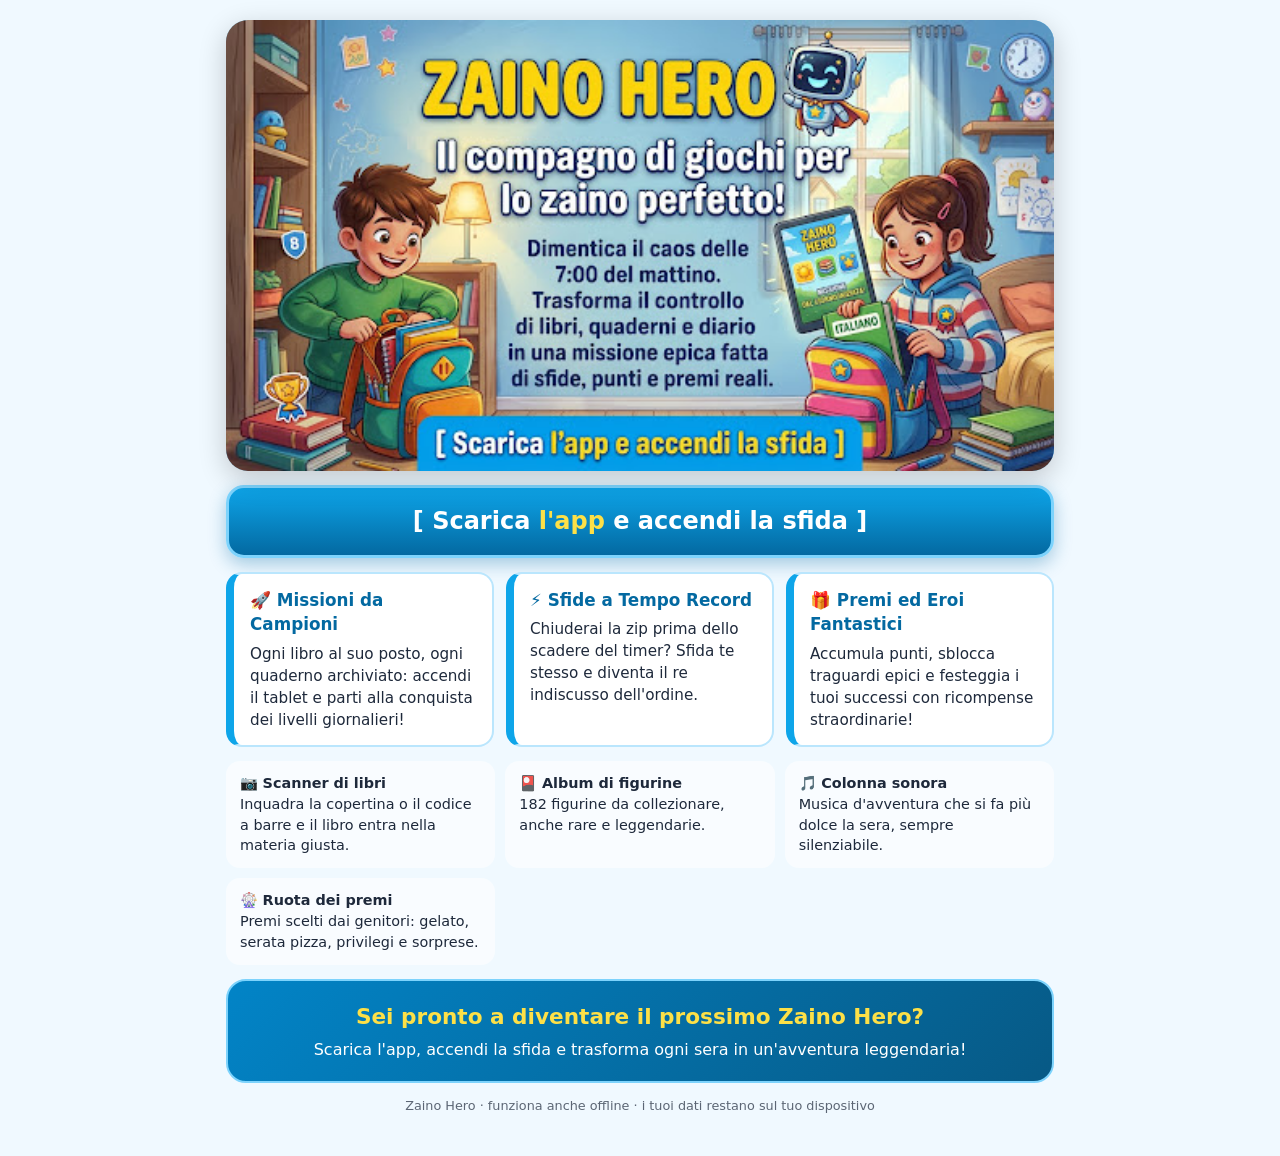
<file: presentazione.html>
<!DOCTYPE html>
<html lang="it">
<head>
<meta charset="utf-8">
<meta name="viewport" content="width=device-width,initial-scale=1">
<title>Zaino Hero · Il compagno di giochi per lo zaino perfetto!</title>
<style>
:root{--bg:#f0f9ff;--blu:#0369a1;--cielo:#bae6fd;--giallo:#fde047;--txt:#1e293b}
@media (prefers-color-scheme:dark){:root{--bg:#0b1b2b;--txt:#e2e8f0;--cielo:#1e4a6b}}
*{box-sizing:border-box}
body{margin:0;background:var(--bg);color:var(--txt);font-family:system-ui,-apple-system,"Segoe UI",Roboto,sans-serif;line-height:1.45}
main{max-width:860px;margin:0 auto;padding:20px 16px 40px;display:flex;flex-direction:column;gap:14px}
.hero{border-radius:22px;overflow:hidden;box-shadow:0 8px 28px #0003;position:relative;background:#7dd3fc}
.hero img{display:block;width:100%;height:auto}
.cta{display:block;text-align:center;text-decoration:none;background:linear-gradient(180deg,#0ea5e9,#0369a1);color:#fff;font-weight:900;font-size:clamp(1.05rem,3.6vw,1.5rem);padding:16px 18px;border-radius:18px;border:3px solid #7dd3fc;box-shadow:0 6px 18px #0369a155}
.cta b{color:var(--giallo)}
.cards{display:grid;grid-template-columns:repeat(auto-fit,minmax(230px,1fr));gap:12px}
.card{background:#fff;border:2px solid var(--cielo);border-left:8px solid #0ea5e9;border-radius:16px;padding:14px 16px;color:#1e293b}
@media (prefers-color-scheme:dark){.card{background:#0f2a40;color:#e2e8f0}}
.card h2{margin:0 0 6px;font-size:1.05rem;color:var(--blu)}
@media (prefers-color-scheme:dark){.card h2{color:#7dd3fc}}
.card p{margin:0;font-size:.95rem}
.final{background:linear-gradient(135deg,#0284c7,#075985);color:#fff;border-radius:20px;padding:20px;text-align:center;border:2px solid #7dd3fc}
.final h2{margin:0 0 6px;color:var(--giallo);font-size:1.35rem}
.final p{margin:0}
.more{display:grid;grid-template-columns:repeat(auto-fit,minmax(200px,1fr));gap:10px}
.more div{background:#ffffff99;border-radius:14px;padding:12px 14px;font-size:.9rem}
@media (prefers-color-scheme:dark){.more div{background:#0f2a4099}}
footer{text-align:center;font-size:.8rem;opacity:.7}
</style>
</head>
<body>
<main>
  <div class="hero"><img alt="Zaino Hero: il compagno di giochi per lo zaino perfetto. Un bambino e una bambina preparano lo zaino con l'app sul tablet." src="[data-uri]"></div>
  <a class="cta" href="index.html">[ Scarica <b>l'app</b> e accendi la sfida ]</a>
  <section class="cards">
    <article class="card"><h2>🚀 Missioni da Campioni</h2><p>Ogni libro al suo posto, ogni quaderno archiviato: accendi il tablet e parti alla conquista dei livelli giornalieri!</p></article>
    <article class="card"><h2>⚡ Sfide a Tempo Record</h2><p>Chiuderai la zip prima dello scadere del timer? Sfida te stesso e diventa il re indiscusso dell'ordine.</p></article>
    <article class="card"><h2>🎁 Premi ed Eroi Fantastici</h2><p>Accumula punti, sblocca traguardi epici e festeggia i tuoi successi con ricompense straordinarie!</p></article>
  </section>
  <section class="more" aria-label="Altre cose da scoprire">
    <div>📷 <b>Scanner di libri</b><br>Inquadra la copertina o il codice a barre e il libro entra nella materia giusta.</div>
    <div>🎴 <b>Album di figurine</b><br>182 figurine da collezionare, anche rare e leggendarie.</div>
    <div>🎵 <b>Colonna sonora</b><br>Musica d'avventura che si fa più dolce la sera, sempre silenziabile.</div>
    <div>🎡 <b>Ruota dei premi</b><br>Premi scelti dai genitori: gelato, serata pizza, privilegi e sorprese.</div>
  </section>
  <section class="final"><h2>Sei pronto a diventare il prossimo Zaino Hero?</h2><p>Scarica l'app, accendi la sfida e trasforma ogni sera in un'avventura leggendaria!</p></section>
  <footer>Zaino Hero · funziona anche offline · i tuoi dati restano sul tuo dispositivo</footer>
</main>
</body>
</html>
</file>
<file: styles.css>
:root{
  --bg:#1c1a18; --card:#292624; --card2:#221f1d; --line:#3d3935; --txt:#f4f1ec; --mut:#b0a99f;
  --ind:#5f8f86; --ind2:#8fb8ad; --ok:#34d399; --warn:#fbbf24; --bad:#f87171;
  --r:16px;
}
*{box-sizing:border-box}
html{-webkit-text-size-adjust:100%}
body{margin:0;background:var(--bg);color:var(--txt);min-height:100vh;
  font:16px/1.4 system-ui,-apple-system,"Segoe UI",Roboto,sans-serif;
  padding-bottom:env(safe-area-inset-bottom)}
h1,h2,h3,h4,p{margin:0}
button,input,select{font:inherit;color:inherit}
button{cursor:pointer;-webkit-tap-highlight-color:transparent}
:focus-visible{outline:3px solid var(--ind2);outline-offset:2px}
.hidden{display:none!important}
.wrap{max-width:760px;margin:0 auto;padding:0 16px}
main.wrap{padding-top:16px;padding-bottom:40px;display:flex;flex-direction:column;gap:16px}
.muted{color:var(--mut)} .small{font-size:.8rem} .strong{font-weight:700} .accent{color:var(--ind2)} .danger{color:var(--bad)}
.center{text-align:center;align-items:center}
.row{display:flex;align-items:center} .gap{gap:8px} .between{justify-content:space-between} .grow{flex:1}
.wrapflex{flex-wrap:wrap}
.stack{display:flex;flex-direction:column;gap:12px}
.grid{display:grid;grid-template-columns:repeat(auto-fill,minmax(220px,1fr));gap:10px}
.scroll{overflow-y:auto;min-height:0}

.topbar{position:sticky;top:0;z-index:30;background:var(--card);border-bottom:1px solid var(--line);
  padding-top:env(safe-area-inset-top);box-shadow:0 4px 16px #0006}
.topbar-in{display:flex;justify-content:space-between;align-items:center;gap:8px;padding-top:10px;padding-bottom:10px;flex-wrap:wrap}
.brand{display:flex;gap:10px;align-items:center}
.logo{border-radius:23%;width:46px;height:46px;display:block;object-fit:cover;box-shadow:0 2px 8px #0006}
.ico{border-radius:30%;vertical-align:middle;margin-right:2px}
.btn .ico{margin-left:-6px}
.btn{display:inline-flex;align-items:center;justify-content:center;gap:6px}
.ico-lg{border-radius:23%;flex:0 0 auto}
.ava{width:28px;height:28px;border-radius:30%;flex:0 0 auto;margin-right:8px;float:left}
.brand h1{font-size:1.2rem;font-weight:800;background:linear-gradient(90deg,#b9d3cb,#e8c9a8);-webkit-background-clip:text;background-clip:text;color:transparent}
.topbar-actions{display:flex;gap:6px;align-items:center;flex-wrap:wrap}

.card{background:var(--card);border:1px solid var(--line);border-radius:20px;padding:18px}
.card h3{font-size:.95rem}
.hero{background:linear-gradient(160deg,#292624,#24211e)}
.hero-top{display:flex;justify-content:space-between;align-items:flex-start;gap:12px;margin-bottom:12px}
.eyebrow{font-size:.7rem;font-weight:800;letter-spacing:.08em;text-transform:uppercase;color:var(--ind2)}
.hero h2{font-size:1.15rem;margin:2px 0}
.pct{font-size:2.2rem;font-weight:800;color:var(--ind2);line-height:1}
.bar{height:18px;background:#3d393599;border:1px solid var(--line);border-radius:99px;padding:2px;margin-bottom:14px;overflow:hidden}
#bar-fill{height:100%;width:0;border-radius:99px;background:linear-gradient(90deg,#5f8f86,#b98b63,#34d399);transition:width .45s ease}

.btn{border:1px solid transparent;border-radius:12px;padding:10px 14px;font-weight:700;font-size:.82rem;min-height:44px;transition:filter .15s,transform .05s}
.btn:active{transform:scale(.97)}
.btn:hover{filter:brightness(1.12)}
.btn-primary{background:var(--ind);color:#fff}
.btn-accent{background:linear-gradient(90deg,#a0764f,#5f8f86);color:#fff;border-color:#d4a37355}
.btn-soft{background:#3d3935;border-color:#57524c;color:#e8e4de}
.btn-icon{background:#3d3935;border-color:#57524c;min-width:44px;padding:8px}
.link{background:none;border:0;color:var(--mut);padding:10px 4px;min-height:44px;font-size:.8rem}
.link.strong{color:var(--ind2)}
.pill{padding:5px 10px;border-radius:99px;font-size:.72rem;font-weight:700;border:1px solid}
.pill-ok{background:#10b9811a;color:var(--ok);border-color:#10b98133}
.pill-off{background:#f59e0b1a;color:var(--warn);border-color:#f59e0b44}
.tag{background:#5f8f8633;color:#d5e6e0;border-radius:99px;padding:2px 9px;font-weight:700;font-size:.72rem}

.days{display:flex;gap:4px;background:var(--card);border:1px solid var(--line);border-radius:14px;padding:6px;overflow-x:auto}
.day{flex:1;min-width:64px;min-height:44px;border:0;border-radius:10px;font-weight:800;font-size:.8rem;background:#33415080;color:#d6d1ca}
.day[aria-pressed="true"]{background:var(--ind);color:#fff;box-shadow:0 2px 8px #0005}
.day.today::after{content:"•";margin-left:3px;color:var(--ok)}
.controls{padding:0 4px;flex-wrap:wrap;gap:4px}

.strip{display:flex;gap:6px;overflow-x:auto;padding:2px 2px 6px}
.chip{flex:0 0 auto;display:flex;align-items:center;gap:6px;border-radius:99px;padding:5px 11px;font-size:.75rem;font-weight:700;
  border:1px solid var(--c,#57524c);background:color-mix(in srgb,var(--c,#57524c) 20%,transparent)}
.chip i{font-style:normal;color:var(--mut);font-weight:600}

.subj{border:1px solid var(--c);background:color-mix(in srgb,var(--c) 16%,var(--card));border-radius:18px;padding:14px;display:flex;flex-direction:column;gap:10px}
.subj.done{opacity:.72}
.subj-h{display:flex;align-items:center;gap:8px;justify-content:space-between}
.subj-h h4{font-size:1rem;font-weight:800;color:color-mix(in srgb,var(--c) 45%,#fff)}
.hours{font-size:.7rem;color:var(--mut);font-weight:600}
.mats{display:flex;flex-direction:column;gap:6px;border-left:3px solid #3d3935;padding-left:10px}
.mat{display:flex;align-items:center;gap:10px;background:#1c1a1899;border:1px solid #33415088;border-radius:12px;padding:4px 10px 4px 4px}
.mat label{display:flex;align-items:center;gap:12px;flex:1;min-height:52px;cursor:pointer;padding-left:6px}
.mat.on{opacity:.55}
.mat.on .mname{text-decoration:line-through;color:var(--mut)}
.mname{font-size:.92rem;font-weight:600}
.mat input[type=checkbox]{appearance:none;-webkit-appearance:none;flex:0 0 auto;width:30px;height:30px;border-radius:9px;
  border:2px solid #79726a;background:#1c1a18;display:grid;place-items:center;margin:0;cursor:pointer;transition:.15s}
.mat input[type=checkbox]:checked{background:var(--ok);border-color:var(--ok)}
.mat input[type=checkbox]:checked::after{content:"✓";color:#064e3b;font-weight:900;font-size:1.1rem;line-height:1}
.thumb{width:44px;height:44px;border-radius:10px;object-fit:cover;border:1px solid #57524c;cursor:pointer;padding:0;background:none}
.thumb img{width:100%;height:100%;object-fit:cover;border-radius:9px;display:block}
.warn-box{font-size:.8rem;color:var(--warn)}

.edit-row{display:flex;gap:8px;align-items:center;background:var(--card);border:1px solid var(--line);border-radius:14px;padding:8px 10px}
.edit-row .n{width:34px;font-size:.75rem;font-weight:800;color:var(--mut)}
.edit-row.bad{border-color:var(--warn)}
.add-hour{border:2px dashed var(--line);background:none;color:var(--mut);border-radius:14px;min-height:48px;font-weight:700}
.add-hour:hover{border-color:var(--ind);color:var(--ind2)}

.field{display:flex;flex-direction:column;gap:4px;flex:1}
input[type=text],select{background:#1c1a18;border:1px solid var(--line);border-radius:12px;padding:10px 12px;min-height:44px;width:100%}
input[type=text]:focus,select:focus{outline:none;border-color:var(--ind)}

.s-card{display:flex;align-items:center;justify-content:space-between;gap:8px;text-align:left;background:#1c1a1899;border:1px solid var(--line);border-radius:14px;padding:10px 12px;min-height:56px;color:inherit}
.s-card:hover{border-color:#79726a}
.s-card .dot{width:14px;height:14px;border-radius:50%;flex:0 0 auto}
.s-card h4{font-size:.85rem}
.s-card.add{border-style:dashed;justify-content:center;color:var(--mut);font-weight:700}

dialog{border:1px solid var(--line);border-radius:20px;background:var(--card);color:var(--txt);padding:0;width:min(440px,calc(100vw - 24px));max-height:88vh;box-shadow:0 20px 60px #000a}
dialog::backdrop{background:#0f0d0cd9;backdrop-filter:blur(4px)}
.dlg-in{padding:18px;max-height:88vh;overflow:auto}
#dlg-ai .dlg-in{display:flex;flex-direction:column;gap:10px;height:min(560px,84vh)}
dialog h3{color:var(--ind2);font-size:1rem}
.mat-edit{background:#1c1a18;border:1px solid var(--line);border-radius:14px;padding:10px;display:flex;flex-direction:column;gap:8px}
.mat-edit img{width:44px;height:44px;border-radius:10px;object-fit:cover;border:1px solid #57524c}
.code{font-size:.7rem;color:var(--mut);word-break:break-all}
#zoom-img{width:100%;max-height:70vh;object-fit:contain;border-radius:14px}

.video-box{position:relative;border-radius:16px;overflow:hidden;background:#0f0d0c;aspect-ratio:4/3;border:2px solid var(--line)}
.video-box video{width:100%;height:100%;object-fit:contain;background:#000}
.laser{position:absolute;left:0;right:0;height:3px;background:linear-gradient(90deg,transparent,#8fb8ad,transparent);animation:scan 2s ease-in-out infinite}
@keyframes scan{0%,100%{top:5%}50%{top:92%}}
.status{background:#1c1a18;border:1px solid var(--line);border-radius:12px;padding:10px;font-size:.82rem;text-align:center}
.status.ok{border-color:var(--ok);color:var(--ok)} .status.warn{border-color:var(--warn);color:var(--warn)}
.scan-steps{display:grid;grid-template-columns:repeat(3,minmax(0,1fr));gap:6px}
.scan-steps span{background:#34504a55;border:1px solid #5f8f8655;border-radius:12px;padding:7px 4px;text-align:center;font-size:.72rem;font-weight:800}
.scan-help{background:#1c1a18;border:1px solid var(--line);border-radius:14px;padding:12px;font-size:.9rem;line-height:1.45}
#scan-status{min-height:52px;display:grid;place-items:center;font-size:.9rem}
#cover-actions .btn,#dlg-scan .row.gap.wrapflex>.btn{min-height:50px}
.scan-extra{border:1px solid var(--line);border-radius:12px;padding:0 12px}
.scan-extra summary{cursor:pointer;min-height:44px;display:flex;align-items:center;color:var(--ind2);font-size:.82rem;font-weight:700}
.scan-extra #link-box{padding:0 0 12px}

.msg{padding:10px 12px;border-radius:14px;max-width:88%;margin-bottom:8px;white-space:pre-wrap}
.msg.ai{background:#33415080;border:1px solid #57524c}
.msg.me{background:var(--ind);margin-left:auto}

.toast{position:fixed;left:50%;bottom:calc(20px + env(safe-area-inset-bottom));transform:translateX(-50%);z-index:100;
  background:#161412;border:1px solid var(--ind);border-radius:14px;padding:12px 16px;font-size:.85rem;box-shadow:0 8px 30px #000a;max-width:calc(100vw - 32px)}
.toast button{margin-left:10px;background:none;border:0;color:var(--ind2);font-weight:800}
#confetti{position:fixed;inset:0;width:100%;height:100%;pointer-events:none;z-index:90}

@media (prefers-reduced-motion:reduce){*{animation:none!important;transition:none!important}}

.trophy{border-radius:23%;flex:0 0 auto;animation:pop .6s cubic-bezier(.2,1.6,.4,1) both;filter:drop-shadow(0 4px 14px #fbbf2455)}
@keyframes pop{0%{transform:scale(.3) rotate(-12deg);opacity:0}100%{transform:none;opacity:1}}
.cover{width:64px;height:88px;object-fit:cover;border-radius:8px;border:1px solid #57524c;flex:0 0 auto;background:#1c1a18}
#isbn-form input{flex:1}
.msg.ai{display:flow-root}
.video-box{flex:0 0 auto}
.dlg-in:has(#scan-result:not(.hidden)) .video-box{display:none}

.reward-area{display:flex;align-items:center;justify-content:space-between;gap:10px;flex-wrap:wrap;margin:-2px 0 14px}
.reward-area p{flex:1 1 220px}
.reward-area .btn{flex:0 0 auto}
.wheel-dialog{align-items:stretch}
.wheel-frame{position:relative;width:min(270px,76vw);aspect-ratio:1;margin:8px auto 0;display:grid;place-items:center}
.prize-wheel{position:relative;width:100%;height:100%;border:7px solid #faf8f5;border-radius:50%;
  background:conic-gradient(from -18deg,#a98466 0deg 36deg,#cfae8e 36deg 72deg,#d4a373 72deg 108deg,
  #a98466 108deg 144deg,#cfae8e 144deg 180deg,#d4a373 180deg 216deg,#6f9a91 216deg 252deg,
  #38bdf8 252deg 288deg,#6f9a91 288deg 324deg,#f59e0b 324deg 360deg);
  box-shadow:0 8px 28px #0008,inset 0 0 0 2px #ffffff55;transition:transform 4.2s cubic-bezier(.12,.72,.12,1);will-change:transform}
.wheel-pointer{position:absolute;top:-11px;left:50%;z-index:2;transform:translateX(-50%);font-size:2rem;line-height:1;
  color:#fbbf24;text-shadow:0 2px 5px #000b}
.wheel-label{position:absolute;top:50%;left:50%;width:54px;text-align:center;font-size:.57rem;font-weight:800;line-height:1.05;
  color:#fff;text-shadow:0 1px 3px #000,0 0 3px #000;transform:translate(-50%,-50%) rotate(var(--angle)) translateY(-91px) rotate(var(--counter))}
.wheel-center{position:absolute;left:50%;top:50%;width:48px;height:48px;display:grid;place-items:center;transform:translate(-50%,-50%);
  border:3px solid #fff;border-radius:50%;background:#221f1d;box-shadow:0 2px 9px #0008;font-size:1.35rem}
.reward-coupon{display:flex;flex-direction:column;align-items:center;gap:6px;padding:14px;text-align:center;border:2px dashed #fbbf24;
  border-radius:16px;background:linear-gradient(145deg,#fbbf241f,#a984661c)}
.reward-coupon strong{font-size:1.1rem;color:#fde68a}
#coupon-date{font-size:.72rem}
#wheel-message{min-height:1.4em}
.wheel-dialog>.center{margin:0}
@media (max-width:480px){
  .reward-area{align-items:stretch}
  .reward-area .btn{width:100%}
}
.history-list{display:flex;flex-direction:column;gap:8px}
.history-row{display:grid;grid-template-columns:minmax(0,1fr) auto;gap:4px 12px;align-items:center;
  background:#1c1a1899;border:1px solid var(--line);border-radius:12px;padding:10px 12px;font-size:.82rem}
.history-count{color:var(--ok);font-weight:800;white-space:nowrap}
.history-prize{grid-column:1/-1;color:#d5e6e0;font-size:.76rem;overflow-wrap:anywhere}
#stats-summary{text-align:right}
@media (max-width:480px){#stats-summary{text-align:left;width:100%}}
.prize-group{min-width:0;margin:0;padding:12px;border:1px solid var(--line);border-radius:14px}
.prize-group legend{padding:0 6px;color:var(--ind2);font-size:.82rem;font-weight:800}
#prize-form{max-height:70vh;overflow:auto}
#prize-fields{gap:10px}
.install-steps{padding-left:24px;margin:0;display:flex;flex-direction:column;gap:8px;color:var(--txt)}
.install-steps li{padding-left:3px}

/* ---- figli ---- */
.kids{display:flex;gap:8px;overflow-x:auto;padding:2px 2px 6px;align-items:stretch}
.kid{flex:0 0 auto;display:flex;align-items:center;gap:8px;min-height:48px;padding:6px 14px 6px 8px;border-radius:99px;border:2px solid var(--line);background:var(--card);color:var(--txt);font-weight:800;font-size:.88rem}
.kid img{width:34px;height:34px;border-radius:30%;object-fit:cover}
.kid.on{border-color:var(--ind2);background:linear-gradient(90deg,#5f8f8633,#b98b6322);box-shadow:0 2px 10px #0006}
.kid-act{flex:0 0 auto;min-height:48px;min-width:48px;border-radius:99px;border:2px dashed #57524c;background:transparent;color:var(--mut);font-weight:800;font-size:.82rem;padding:6px 14px}
.kid-act:hover{border-color:var(--ind2);color:var(--ind2)}
.avatar-pick{border:1px solid var(--line);border-radius:14px;padding:8px 12px 12px;margin:0}
.avatar-opt{position:relative;cursor:pointer}
.avatar-opt input{position:absolute;opacity:0;inset:0;width:100%;height:100%;cursor:pointer}
.avatar-opt img{width:56px;height:56px;border-radius:30%;border:3px solid transparent;display:block;object-fit:cover}
.avatar-opt input:checked+img{border-color:var(--ind2);box-shadow:0 0 0 3px #8fb8ad55}
.avatar-opt input:focus-visible+img{outline:3px solid var(--ind2);outline-offset:2px}
/* ---- scanner ---- */
.tabs{display:flex;gap:6px;background:#1c1a18;border:1px solid var(--line);border-radius:14px;padding:4px}
.tab{flex:1;min-height:44px;border:0;border-radius:10px;background:transparent;color:#d6d1ca;font-weight:800;font-size:.82rem}
.tab[aria-selected="true"]{background:var(--ind);color:#fff}
.cover-guide{position:absolute;inset:8% 22%;border:3px dashed #fff9;border-radius:10px;pointer-events:none;box-shadow:0 0 0 999px #0006}
.torch{position:absolute;right:8px;bottom:8px;width:44px;height:44px;border-radius:50%;border:0;background:#0009;color:#fff;font-size:1.2rem}
.torch[aria-pressed="true"]{background:var(--warn);color:#000}
#ocr-progress{width:100%;height:10px;accent-color:var(--ind2)}
.chips{display:flex;flex-wrap:wrap;gap:6px}
.chip-sel{border:1px solid #57524c;background:#1c1a18;color:#e8e4de;border-radius:99px;padding:6px 12px;font-size:.78rem;font-weight:700;min-height:36px}
.chip-sel[aria-pressed="true"]{background:var(--ind);border-color:var(--ind2);color:#fff}
.sugg{display:flex;gap:10px;align-items:center;text-align:left;width:100%;border:1px solid var(--line);background:#1c1a1899;border-radius:12px;padding:8px 10px;min-height:48px}
.sugg:hover{border-color:var(--ind2)}
.warn-text{color:var(--warn)}
.mtag{margin-left:6px;background:#5f8f8633;color:#d5e6e0;border-radius:99px;padding:1px 8px;font-size:.68rem;font-weight:800;white-space:nowrap}

.ver{display:inline-block;vertical-align:middle;margin-left:6px;padding:1px 8px;border-radius:99px;font-size:.62rem;font-weight:700;letter-spacing:.02em;color:#d5e6e0;background:#34504a;border:1px solid #4d7a72;-webkit-text-fill-color:#d5e6e0}
.emoji-grid{display:grid;grid-template-columns:repeat(auto-fill,minmax(46px,1fr));gap:6px;max-height:190px;overflow-y:auto;padding:4px}
.emoji-opt{min-height:46px;border-radius:12px;border:2px solid var(--line);background:#1c1a1899;font-size:1.5rem;line-height:1;display:grid;place-items:center}
.emoji-opt[aria-checked="true"]{border-color:var(--ind2);background:#5f8f8633}
.scroll-y{max-height:38vh;overflow-y:auto}
.cat-chip{display:inline-flex;align-items:center;gap:6px;min-height:44px;border-radius:99px;border:2px solid var(--line);background:#1c1a1899;color:var(--txt);padding:4px 14px 4px 10px;font-weight:800;font-size:.84rem}
.cat-chip .em{font-size:1.4rem}
.cat-chip:hover{border-color:var(--ind2)}
.auto-add{align-items:center}.auto-add input{width:22px;height:22px}
#dlg-scan.added .video-box{display:block!important}
#dlg-scan.added .tabs,#dlg-scan.added #scan-help{display:none}

/* ======== Grafica v9: schede in basso, anello, riquadri ======== */
@property --p{syntax:'<number>';inherits:false;initial-value:0}
body{padding-bottom:calc(92px + env(safe-area-inset-bottom));
  background:radial-gradient(1100px 520px at 50% -140px,#2a2724 0,transparent 70%),var(--bg) fixed}
main.wrap{padding-bottom:16px}
.card{box-shadow:0 4px 18px #0004}
.topbar{background:#292624f2;backdrop-filter:blur(10px)}
.topbar-in{flex-wrap:nowrap}
.brand{min-width:0}
.brand h1{white-space:nowrap}
.topbar-actions{flex:0 0 auto;flex-wrap:nowrap}
.btn-sm{min-height:36px;padding:6px 12px;font-size:.75rem}
.btn:disabled{opacity:.5;cursor:not-allowed;filter:none}
.btn-stop{background:#991b1b;border-color:#f87171;color:#fee2e2}
.btn-stop:disabled{background:#3d3935;border-color:#57524c;color:#a8a198}
.btn-gold{background:linear-gradient(90deg,#f59e0b,#fbbf24);color:#422006;border-color:#fde68a;box-shadow:0 4px 16px #f59e0b44}
#btn-stop-audio{animation:pulse 1.4s ease-in-out infinite}
@keyframes pulse{50%{box-shadow:0 0 0 5px #f8717144}}
.pill{white-space:nowrap}

.panel{display:flex;flex-direction:column;gap:16px}
.panel-head{display:flex;flex-direction:column;gap:2px;padding:0 4px}
.panel-head h2{font-size:1.25rem}

/* anello di avanzamento */
.hero-main{display:flex;align-items:center;gap:16px}
.ring{--p:0;flex:0 0 auto;width:116px;height:116px;border-radius:50%;display:grid;place-items:center;
  background:conic-gradient(#5f8f86 0,#b98b63 calc(var(--p)*.55%),#34d399 calc(var(--p)*1%),#3d3935 calc(var(--p)*1%));
  transition:--p .6s ease;box-shadow:0 0 28px #5f8f8633}
.ring-in{width:92px;height:92px;border-radius:50%;background:var(--card2);display:grid;place-items:center;box-shadow:inset 0 2px 8px #0008}
.ring-in .pct{font-size:1.7rem}
.ring-in .trophy{width:66px;height:66px}
.hero-text{flex:1;min-width:0}
.hero-text h2{font-size:1.2rem;line-height:1.2}
.hero-tiles{display:grid;grid-template-columns:1fr 1fr;gap:10px;margin-top:14px}
.tile{display:flex;align-items:center;justify-content:center;gap:8px;min-height:58px;border-radius:16px;border:1px solid #57524c;
  background:linear-gradient(160deg,#3d3935cc,#33302c);color:#e8e4de;font-weight:800;font-size:.85rem;padding:8px 10px}
.tile:active{transform:scale(.97)}
.tile-ico{font-size:1.5rem;line-height:1}
.tile-img{border-radius:30%}
.tile.speaking{background:linear-gradient(160deg,#991b1b,#7f1d1d);border-color:#f87171}
.reward-area{margin-top:12px}
.reward-area:empty{display:none}

/* barra delle schede */
.tabbar{position:fixed;left:0;right:0;bottom:0;z-index:40;display:grid;grid-template-columns:repeat(5,1fr);align-items:end;gap:2px;
  max-width:760px;margin:0 auto;background:#1a1816ee;backdrop-filter:blur(12px);border-top:1px solid var(--line);
  border-radius:22px 22px 0 0;padding:6px 8px calc(6px + env(safe-area-inset-bottom));box-shadow:0 -6px 24px #0008}
.tabbtn{background:none;border:0;color:var(--mut);display:flex;flex-direction:column;align-items:center;justify-content:center;gap:2px;
  min-height:56px;font-size:.68rem;font-weight:700;border-radius:16px}
.tabbtn .ti{font-size:1.45rem;line-height:1}
.tabbtn[aria-current="page"]{color:#fff;background:#5f8f8633}
.tab-scan{color:#efe3d3}
.scan-fab{width:58px;height:58px;margin-top:-30px;border-radius:50%;display:grid;place-items:center;
  background:linear-gradient(135deg,#a0764f,#5f8f86);border:4px solid var(--bg);box-shadow:0 6px 20px #000a}
.scan-fab img{width:42px;height:42px;border-radius:30%}
.toast{bottom:calc(96px + env(safe-area-inset-bottom))}

/* premi */
.prize-card{background:linear-gradient(160deg,#292624,#2b2724)}
.tickets{text-align:center;background:#fbbf2418;border:1px solid #fbbf2455;border-radius:16px;padding:6px 16px}
.tickets-n{display:block;font-size:1.7rem;font-weight:800;color:#fde68a;line-height:1.1}
.kids{padding-top:2px}
.list-head{display:flex;justify-content:space-between;align-items:center}
@media (min-width:560px){.hero-tiles{grid-template-columns:repeat(2,minmax(0,220px))}}
@media (max-width:380px){.ring{width:96px;height:96px}.ring-in{width:76px;height:76px}.ring-in .pct{font-size:1.4rem}.btn-sm{padding:6px 8px}}

/* ======== Orario: vista giorno e settimana ======== */
.seg{display:grid;grid-template-columns:1fr 1fr;gap:4px;background:var(--card);border:1px solid var(--line);border-radius:14px;padding:4px}
.seg-btn{min-height:44px;border:0;border-radius:10px;background:transparent;color:#d6d1ca;font-weight:800;font-size:.85rem}
.seg-btn[aria-selected="true"]{background:var(--ind);color:#fff;box-shadow:0 2px 8px #0005}
.day{display:flex;flex-direction:column;align-items:center;justify-content:center;gap:1px;line-height:1.1;padding:4px 6px}
.day small{font-size:.62rem;font-weight:700;opacity:.8;min-height:.8em}
.day.done small{color:var(--ok);opacity:1}
.day[aria-pressed="true"].done small{color:#bbf7d0}
.week-grid{display:grid;grid-template-columns:28px repeat(5,minmax(0,1fr));gap:4px;align-items:stretch}
.wk-corner{display:block}
.wk-day{border:1px solid var(--line);background:#1c1a1899;border-radius:12px;padding:6px 2px;display:flex;flex-direction:column;align-items:center;gap:1px;color:var(--txt);min-height:60px}
.wk-day b{font-size:.82rem}
.wk-day small{font-size:.62rem;color:var(--mut)}
.wk-day.sel{border-color:var(--ind2);background:#5f8f8633}
.wk-day.today b::after{content:" •";color:var(--ok)}
.wk-prog{font-size:.64rem;font-weight:800;color:var(--mut)}
.wk-prog.full{color:var(--ok)}
.wk-h{display:grid;place-items:center;font-size:.7rem;font-weight:800;color:var(--mut)}
.wk-cell{--c:#57524c;min-height:60px;border-radius:12px;border:1px solid var(--c);background:color-mix(in srgb,var(--c) 22%,var(--card));color:var(--txt);
  display:flex;flex-direction:column;align-items:center;justify-content:center;gap:3px;padding:4px 2px;text-align:center;font-size:.62rem;font-weight:700;line-height:1.1;overflow:hidden}
.wk-one{display:flex;flex-direction:column;align-items:center;gap:1px;min-width:0;max-width:100%}
.wk-cell.multi{gap:5px;font-size:.56rem}
.wk-cell .em{font-size:1.25rem;line-height:1}
.wk-cell.multi .em{font-size:1rem}
.wk-cell .nm{overflow-wrap:anywhere;display:-webkit-box;-webkit-line-clamp:2;-webkit-box-orient:vertical;overflow:hidden}
.wk-cell.selcol{box-shadow:0 0 0 2px #8fb8ad66}
.wk-cell.empty{border-style:dashed;border-color:#3d3935;background:none;color:#57524c;font-size:1rem}
.wk-cell.bad{border-color:var(--warn)}
button.wk-cell{cursor:pointer}
button.wk-cell:active{transform:scale(.97)}
.week-legend{display:flex;flex-wrap:wrap;gap:6px}
.week-legend .chip{cursor:pointer;color:var(--txt)}
.week-legend .chip i{color:#fff;background:#0006;border-radius:99px;padding:0 7px;margin-left:2px}
.copy-row{display:flex;gap:8px;align-items:center;flex-wrap:wrap;background:#1c1a1899;border:1px dashed var(--line);border-radius:14px;padding:8px 10px}
.copy-row select{width:auto;flex:1;min-width:120px}
.edit-row .btn-icon{min-width:40px;padding:6px}
.edit-row .btn-icon:disabled{opacity:.35}
.edit-row input{min-width:0}
@media (max-width:400px){.wk-cell,.wk-day{min-height:56px}.wk-cell{font-size:.58rem}}

/* ======== v13: gioco, missione, scelte grandi, zona genitori ======== */
.btn-xl{min-height:64px;font-size:1.12rem;border-radius:20px;font-weight:800}
.btn-ok{background:linear-gradient(135deg,#16a34a,#22c55e);color:#fff;border-color:#86efac;box-shadow:0 6px 18px #16a34a55}
.hero-chips{display:flex;flex-wrap:wrap;gap:8px;margin-top:12px}
.gchip{display:inline-flex;align-items:center;gap:4px;background:#1c1a1899;border:1px solid #57524c;border-radius:99px;padding:5px 12px;font-size:.8rem;font-weight:800}
.gchip.fire{border-color:#f97316;color:#fdba74}
.xpbar{height:12px;border-radius:99px;background:#1c1a18;border:1px solid #3d3935;overflow:hidden;margin-top:8px}
.xpbar i{display:block;height:100%;width:0;background:linear-gradient(90deg,#5f8f86,#b98b63,#f59e0b);border-radius:99px;transition:width .6s ease}
.xp-text{margin-top:4px}
.mascot{display:flex;align-items:center;gap:10px;margin-top:12px}
.mascot-img{width:56px;height:56px;border-radius:30%;flex:0 0 auto}
.bubble{position:relative;background:#5f8f8626;border:1px solid #5f8f8655;border-radius:16px;padding:10px 14px;font-weight:700;font-size:.92rem;line-height:1.3;margin:0}
.mascot .bubble{flex:1}
#btn-mission{margin-top:12px;width:100%}
.xp-pop{position:fixed;left:50%;top:38%;transform:translateX(-50%);z-index:200;pointer-events:none;font-size:1.8rem;font-weight:900;color:#fde68a;text-shadow:0 3px 12px #000c;animation:xppop 1.4s ease-out forwards}
@keyframes xppop{0%{opacity:0;transform:translate(-50%,20px) scale(.6)}20%{opacity:1;transform:translate(-50%,0) scale(1.15)}100%{opacity:0;transform:translate(-50%,-70px) scale(1)}}
.mat input[type=checkbox]:checked{animation:popin .25s ease-out}
@keyframes popin{50%{transform:scale(1.25)}}
.mat label{min-height:60px}
.mat input[type=checkbox]{width:34px;height:34px}
/* missione */
.mission{text-align:center}
.mission-dots{display:flex;justify-content:center;gap:6px;flex-wrap:wrap}
.mission-dots i{width:14px;height:14px;border-radius:50%;background:#3d3935;border:2px solid #57524c}
.mission-dots i.on{background:var(--ok);border-color:var(--ok)}
.mission-dots i.cur{background:#b98b63;border-color:#efe3d3;transform:scale(1.3)}
.mission-card{display:flex;flex-direction:column;align-items:center;gap:6px;background:#1c1a1899;border:1px solid var(--line);border-radius:22px;padding:16px}
.mission-pic{--c:#5f8f86;width:min(52vw,210px);aspect-ratio:3/4;border-radius:18px;background:color-mix(in srgb,var(--c) 28%,var(--card));border:3px solid var(--c);display:grid;place-items:center;overflow:hidden}
.mission-pic img{width:100%;height:100%;object-fit:cover}
.mission-emoji{font-size:5rem}
.mission h2{font-size:1.4rem;line-height:1.2}
#mission-time.warn{color:#fecaca;border-color:#f87171;animation:pulse 1s ease-in-out infinite}
/* scanner: scelte grandi */
.subj-grid{display:grid;grid-template-columns:repeat(auto-fill,minmax(92px,1fr));gap:8px}
.subj-btn{--c:#57524c;min-height:68px;border-radius:16px;border:2px solid var(--line);background:#1c1a1899;color:var(--txt);display:flex;flex-direction:column;align-items:center;justify-content:center;gap:2px;padding:6px 4px;font-size:.7rem;font-weight:800;line-height:1.1;text-align:center}
.subj-btn .em{font-size:1.7rem;line-height:1}
.subj-btn.on{border-color:var(--c);background:color-mix(in srgb,var(--c) 30%,var(--card));box-shadow:0 0 0 3px color-mix(in srgb,var(--c) 40%,transparent)}
.cls-chips{display:flex;gap:8px}
.cls-btn{flex:1;min-height:52px;border-radius:14px;border:2px solid var(--line);background:#1c1a1899;color:var(--txt);font-size:1.1rem;font-weight:800}
.cls-btn.on{border-color:var(--ind2);background:#5f8f8644}
#dlg-scan .btn-xl{width:100%}
/* livello e adesivi */
.level-card{background:linear-gradient(160deg,#292624,#2a2623)}
.badge-grid{display:grid;grid-template-columns:repeat(auto-fill,minmax(100px,1fr));gap:8px}
.badge{display:flex;flex-direction:column;align-items:center;gap:2px;text-align:center;border-radius:16px;border:1px dashed #57524c;background:#1c1a1866;padding:10px 6px;filter:grayscale(.7);opacity:.75}
.badge .bi{font-size:2rem;line-height:1}
.badge b{font-size:.74rem}
.badge small{font-size:.62rem;color:var(--mut);line-height:1.15}
.badge.on{border:1px solid #fbbf24;background:linear-gradient(160deg,#fbbf2422,#5f8f8622);filter:none;opacity:1;box-shadow:0 0 16px #fbbf2433}
/* zona genitori */
.center{text-align:center;align-items:center}
.hold-btn{position:relative;overflow:hidden;width:100%;user-select:none;-webkit-user-select:none;-webkit-touch-callout:none;touch-action:manipulation}
.hold-fill{position:absolute;inset:0;width:0;background:#22c55e66;transition:width 1.5s linear}
.hold-btn.holding .hold-fill{width:100%}
.hold-txt{position:relative}
/* modalità calma */
.calm *,.calm *::before,.calm *::after{animation:none!important;transition:none!important}
.calm #btn-stop-audio{animation:none}

/* ======== v15: fotocamera e materie ======== */
.torch.cam{right:60px}
#zoom-row{align-items:center}
#zoom-row input{flex:1;min-width:0;height:36px;accent-color:var(--ind2)}
.s-wrap{display:flex;gap:8px;align-items:stretch}
.s-wrap .s-card{flex:1;min-width:0}
.s-scan{flex:0 0 72px;display:flex;flex-direction:column;align-items:center;justify-content:center;gap:0;border-radius:16px;border:2px solid var(--ind2);background:#5f8f8622;color:var(--txt);font-size:1.5rem;font-weight:800}
.s-scan small{font-size:.62rem}

/* ======== v16: immagini grandi, oggi, album, premi ======== */
.today-line{margin:0;font-size:.85rem;font-weight:700;color:#d5e6e0;display:flex;flex-wrap:wrap;gap:6px 10px;align-items:center}
.thumb{width:92px;height:92px;border-radius:16px;border-width:2px;flex:0 0 auto}
.thumb img{width:100%;height:100%;object-fit:cover;border-radius:14px;display:block}
.mat{padding:6px 10px 6px 6px;gap:12px}
.mat label{min-height:84px;font-size:1rem}
.mname{font-size:1.02rem;line-height:1.25}
.memo{font-size:1.7rem;vertical-align:middle;margin-right:2px}
.subj-h h4{font-size:1.25rem}
.s-card h4{font-size:1.2rem}
.s-card .dot{width:18px;height:18px}
.s-card{min-height:72px}
.chip{font-size:.85rem;padding:7px 13px}
.mission-pic{width:min(66vw,280px)}
.mission-emoji{font-size:6.5rem}
.subj-btn{min-height:84px}
.subj-btn .em{font-size:2.2rem}
.tile-ico{font-size:1.9rem}
.gchip.gold{background:linear-gradient(90deg,#f59e0b,#fbbf24);color:#422006;border-color:#fde68a;cursor:pointer}
.album-card{background:linear-gradient(160deg,#292624,#2b2724)}
#album-fill{background:linear-gradient(90deg,#38bdf8,#d4a373,#fbbf24)}
.sticker-grid{display:grid;grid-template-columns:repeat(auto-fill,minmax(68px,1fr));gap:8px}
.stk{--rc:#a8a198;position:relative;aspect-ratio:1;border-radius:16px;border:2px solid var(--rc);background:color-mix(in srgb,var(--rc) 16%,var(--card2));display:grid;place-items:center;font-size:2.2rem;box-shadow:0 0 12px color-mix(in srgb,var(--rc) 35%,transparent)}
.stk i{position:absolute;right:4px;bottom:2px;font-size:.62rem;font-style:normal;font-weight:800;background:#0009;border-radius:99px;padding:0 6px}
.stk.rl{background:linear-gradient(145deg,#fbbf2433,#b98b6333)}
.stk.lock{border:2px dashed #57524c;background:#1c1a1866;box-shadow:none;color:#57524c;font-size:1.5rem}
.stk.lock small{position:absolute;bottom:3px;font-size:.6rem}
.pack-cards{display:grid;grid-template-columns:repeat(3,1fr);gap:10px}
.pcard{--rc:#a8a198;aspect-ratio:3/4;border-radius:18px;border:3px solid var(--rc);display:flex;flex-direction:column;align-items:center;justify-content:center;gap:4px;background:color-mix(in srgb,var(--rc) 20%,var(--card2));color:var(--txt);padding:4px;box-shadow:0 0 18px color-mix(in srgb,var(--rc) 45%,transparent)}
.pcard .pe{font-size:3rem;line-height:1}
.pcard b{font-size:.7rem}
.pcard small{font-size:.66rem;font-weight:800}
.pcard.back{--rc:#5f8f86;background:linear-gradient(145deg,#43685f,#8a6646);animation:wiggle 1.6s ease-in-out infinite}
.pcard.rev{animation:flip .5s ease-out}
@keyframes wiggle{50%{transform:rotate(-3deg) scale(1.03)}}
@keyframes flip{0%{transform:rotateY(90deg) scale(.8)}100%{transform:rotateY(0) scale(1)}}
.badge-cat{font-size:.8rem;color:var(--mut);margin:10px 0 4px;text-transform:uppercase;letter-spacing:.06em}
.badge-row{display:grid;grid-template-columns:repeat(auto-fill,minmax(98px,1fr));gap:8px}
.prize-group{border:1px solid var(--line);border-radius:14px;padding:8px 10px 10px;margin:0;display:flex;flex-direction:column;gap:8px}
.prize-group legend{font-weight:800;padding:0 6px}
.prize-row{display:flex;gap:6px;align-items:center}
.prize-row input{flex:1;min-width:0}
.prize-row select{width:auto;flex:0 0 76px}

/* ======== v17: temi, settimana a pallini, benvenuto ======== */
.theme-chip{display:inline-flex;align-items:center;gap:6px;min-height:48px;border-radius:99px;border:3px solid transparent;padding:6px 14px;font-weight:800;font-size:.85rem;color:#fff}
.theme-opt input:checked+.theme-chip{border-color:#fff;box-shadow:0 0 0 3px #ffffff55}
.theme-opt input:focus-visible+.theme-chip{outline:3px solid var(--ind2);outline-offset:2px}
.theme-opt{display:inline-block}
.week-dots{display:flex;align-items:center;gap:8px;margin-top:10px;flex-wrap:wrap}
.wdot{display:flex;flex-direction:column;align-items:center;gap:2px}
.wdot i{width:30px;height:30px;border-radius:50%;border:2px solid #57524c;background:#1c1a1899;display:grid;place-items:center;font-style:normal;font-weight:900;color:#052e16;font-size:.9rem}
.wdot b{font-size:.62rem;color:var(--mut)}
.wdot.done i{background:var(--ok);border-color:#86efac}
.wdot.cur i{box-shadow:0 0 0 3px #8fb8ad88}
.wdot.today b{color:#fff}
.wdot-t{font-size:.72rem;color:var(--mut);margin-left:4px}
.wl-list{display:flex;flex-direction:column;gap:10px;margin:0;padding:0;list-style:none}
.wl-list li{background:#1c1a1899;border:1px solid var(--line);border-radius:14px;padding:12px 14px;line-height:1.35}

/* ======== v19: toni neutri, sfondi, album da attaccare, smartphone ======== */
/* Superfici legate al tema (prima erano colori fissi) */
body{background:radial-gradient(900px 420px at 50% -160px,var(--glow,#2f2b27) 0,transparent 70%),var(--bg)}
.topbar{background:color-mix(in srgb,var(--card) 94%,transparent)}
.tabbar{background:color-mix(in srgb,var(--card2) 93%,transparent)}
.hero,.level-card,.album-card,.prize-card{background:linear-gradient(160deg,var(--card),var(--card2))}
.brand h1{background:linear-gradient(90deg,var(--ind2),var(--warm,#e8c9a8));-webkit-background-clip:text;background-clip:text}
.ring{background:conic-gradient(var(--ind) 0,var(--ind2) calc(var(--p)*.55%),var(--ok) calc(var(--p)*1%),var(--line) calc(var(--p)*1%))}
.xpbar i{background:linear-gradient(90deg,var(--ind),var(--ind2),#e0b46c)}
.kid.on{background:color-mix(in srgb,var(--ind) 22%,var(--card))}
.scan-fab{background:linear-gradient(135deg,var(--ind),var(--ind2))}
.tabbtn[aria-current="page"]{background:color-mix(in srgb,var(--ind) 26%,transparent)}
.ver{background:color-mix(in srgb,var(--ind) 30%,var(--card));border-color:var(--ind);color:var(--txt);-webkit-text-fill-color:var(--txt)}
:root{--glow:#2f2b27;--warm:#e8c9a8}

/* Temi: tutti un po' più tenui */
html[data-theme="spazio"]{--bg:#16181f;--card:#21242e;--card2:#1b1d26;--line:#363a48;--ind:#7486b5;--ind2:#a1aed3;--glow:#2a3048}
html[data-theme="oceano"]{--bg:#121d21;--card:#1b2b31;--card2:#162429;--line:#2e454d;--ind:#5a93a2;--ind2:#8dbac5;--glow:#1f3c46}
html[data-theme="foresta"]{--bg:#141b16;--card:#1e2a21;--card2:#19231c;--line:#314335;--ind:#638f68;--ind2:#97bd9b;--glow:#233a28}
html[data-theme="tramonto"]{--bg:#201819;--card:#2f2325;--card2:#281e20;--line:#4a3638;--ind:#b97a62;--ind2:#dda489;--glow:#46292a}
html[data-theme="notte"]{--bg:#111112;--card:#1a1a1c;--card2:#151516;--line:#2c2c30;--ind:#6f6f78;--ind2:#a0a0a8;--glow:#111112}
/* Temi per bambine, con sfondo illustrato */
html[data-theme="fiori"]{--bg:#2a1b1f;--card:#36262a;--card2:#2f2024;--line:#553d43;--ind:#c38892;--ind2:#e5b6bd;--glow:transparent;--warm:#cfe0c8;--bgimg:url(bg/fiori.webp)}
html[data-theme="farfalle"]{--bg:#2a2119;--card:#372c23;--card2:#30261e;--line:#544538;--ind:#c88d68;--ind2:#e8bb98;--glow:transparent;--warm:#bfd8cc;--bgimg:url(bg/farfalle.webp)}
html[data-theme="unicorno"]{--bg:#29262d;--card:#35313a;--card2:#2e2b33;--line:#4f4957;--ind:#a491bd;--ind2:#cdbde0;--glow:transparent;--warm:#f0d8a8;--bgimg:url(bg/unicorno.webp)}
html[data-theme="cuori"]{--bg:#271c21;--card:#34272d;--card2:#2d2126;--line:#4f3d45;--ind:#c78797;--ind2:#ebb6c3;--glow:transparent;--warm:#e9cf9c;--bgimg:url(bg/cuori.webp)}
html[data-theme="fiori"] body::before,html[data-theme="farfalle"] body::before,html[data-theme="unicorno"] body::before,html[data-theme="cuori"] body::before{
  content:"";position:fixed;inset:0;z-index:-1;pointer-events:none;background:var(--bgimg) center top/cover no-repeat,var(--bg)}
html[data-theme="fiori"] .card,html[data-theme="farfalle"] .card,html[data-theme="unicorno"] .card,html[data-theme="cuori"] .card{background-color:color-mix(in srgb,var(--card) 92%,transparent)}

.theme-chip{color:#fff;text-shadow:0 1px 3px #0008}
.theme-chip.t-naturale{background:linear-gradient(135deg,#3d3935,#6b6259)}
.theme-chip.t-spazio{background:linear-gradient(135deg,#2a3048,#5a6890)}
.theme-chip.t-oceano{background:linear-gradient(135deg,#1f3c46,#4f8794)}
.theme-chip.t-foresta{background:linear-gradient(135deg,#233a28,#5d855f)}
.theme-chip.t-tramonto{background:linear-gradient(135deg,#46292a,#a86e57)}
.theme-chip.t-notte{background:linear-gradient(135deg,#111112,#3a3a40)}
.theme-chip.t-fiori{background:linear-gradient(#0003,#0003),url(bg/fiori.webp) center 8%/180% auto,#55333b}
.theme-chip.t-farfalle{background:linear-gradient(#0003,#0003),url(bg/farfalle.webp) center 8%/180% auto,#4a3a2d}
.theme-chip.t-unicorno{background:linear-gradient(#0003,#0003),url(bg/unicorno.webp) center 6%/180% auto,#4a4552}
.theme-chip.t-cuori{background:linear-gradient(#0003,#0003),url(bg/cuori.webp) center 4%/180% auto,#4a3540}
.theme-group{width:100%;font-size:.72rem;font-weight:800;color:var(--mut);text-transform:uppercase;letter-spacing:.06em;margin:6px 0 2px}

/* ---- album da attaccare ---- */
.album-actions{display:grid;grid-template-columns:1fr 1fr;gap:10px}
.album-actions .btn{min-height:56px;font-size:.9rem}
.btn-album{background:linear-gradient(135deg,#efe7da,#d9cdb9);color:#3b3026;border-color:#fff6;box-shadow:0 4px 16px #0004;position:relative}
.btn-album .nb{position:absolute;top:-8px;right:-6px;min-width:24px;height:24px;border-radius:99px;background:#e0563f;color:#fff;font-size:.75rem;display:grid;place-items:center;padding:0 6px;box-shadow:0 2px 6px #0006}
.album-theme-mini{display:grid;grid-template-columns:repeat(5,1fr);gap:6px}
.atm{display:flex;flex-direction:column;align-items:center;gap:2px;background:#1c1a1899;border:1px solid var(--line);border-radius:12px;padding:6px 2px;font-size:1.25rem}
.atm small{font-size:.6rem;font-weight:800;color:var(--mut)}
.atm.full{border-color:#e0b46c;background:#e0b46c22}

dialog.dlg-album{width:min(560px,100vw);max-width:100vw;height:min(100dvh,900px);max-height:100dvh;border-radius:22px;background:#2b2622;overflow:hidden}
.album-wrap{height:100%;display:flex;flex-direction:column;gap:10px;padding:12px 12px calc(12px + env(safe-area-inset-bottom))}
.album-top{display:flex;align-items:center;gap:8px}
.album-top h3{flex:1;color:#f4ead9;font-size:1.05rem}
.album-index{display:flex;gap:6px;overflow-x:auto;padding:2px 2px 6px;scrollbar-width:none;flex:0 0 auto}
.album-index::-webkit-scrollbar{display:none}
.album-index .chip-sel{flex:0 0 auto;background:#3a332d;border-color:#5a5047;color:#efe3d3;white-space:nowrap}
.album-index .chip-sel[aria-pressed="true"]{background:#efe7da;border-color:#fff;color:#3b3026}
.album-index .chip-sel.has-pend{box-shadow:0 0 0 2px #e0563f}
.album-book{flex:1;min-height:0;position:relative;perspective:1200px}
.album-page{position:absolute;inset:0;overflow-y:auto;border-radius:6px 18px 18px 6px;padding:14px 14px 18px 22px;color:#3b3026;
  background:linear-gradient(90deg,#00000022 0,#0000 18px),repeating-linear-gradient(0deg,#0000 0 27px,#8a7a6612 27px 28px),linear-gradient(160deg,#f4eee4,#e9dfcf);
  box-shadow:inset 6px 0 10px -6px #0006,0 10px 30px #0007;overscroll-behavior:contain;-webkit-overflow-scrolling:touch}
.album-page.turn-next{animation:turnNext .38s ease-out}
.album-page.turn-prev{animation:turnPrev .38s ease-out}
@keyframes turnNext{0%{transform:rotateY(-24deg) translateX(30px);opacity:.3;transform-origin:left}100%{transform:none;opacity:1}}
@keyframes turnPrev{0%{transform:rotateY(24deg) translateX(-30px);opacity:.3;transform-origin:right}100%{transform:none;opacity:1}}
.page-head{display:flex;align-items:center;gap:10px;margin-bottom:12px;padding-bottom:10px;border-bottom:2px dashed #8a7a6655}
.page-head .pe{font-size:2rem;width:48px;height:48px;border-radius:14px;display:grid;place-items:center;background:var(--pc,#d9cdb9);box-shadow:0 2px 6px #0002}
.page-head h4{font-size:1.15rem;font-weight:900;letter-spacing:.01em}
.page-head small{display:block;color:#7a6b5a;font-weight:700;font-size:.75rem}
.page-head .pbar{height:8px;border-radius:99px;background:#8a7a6630;overflow:hidden;margin-top:4px;width:120px}
.page-head .pbar i{display:block;height:100%;background:linear-gradient(90deg,#8fb8ad,#e0b46c)}
.slots{display:grid;grid-template-columns:repeat(4,1fr);gap:10px}
@media (min-width:500px){.slots{grid-template-columns:repeat(5,1fr)}}
.slot{position:relative;aspect-ratio:3/4;border-radius:10px;border:2px dashed #8a7a6680;background:#fffaf233;display:flex;flex-direction:column;align-items:center;justify-content:center;padding:0}
.slot .ghost{font-size:1.9rem;filter:grayscale(1) brightness(.35);opacity:.18;line-height:1}
.slot .no{position:absolute;bottom:4px;left:0;right:0;text-align:center;font-size:.68rem;font-weight:900;color:#7a6b5a}
.slot.ready{border:2px solid #e0563f;background:#e0563f14;animation:ready 1.2s ease-in-out infinite;cursor:pointer}
.slot.ready::after{content:"✋";position:absolute;top:-8px;right:-6px;font-size:1rem}
@keyframes ready{50%{box-shadow:0 0 0 5px #e0563f33}}
.slot.on{border:0;background:none}
.sticker .dup{position:absolute;top:-7px;right:-7px;z-index:2;background:#3b3026;color:#fff;border-radius:99px;font-size:.62rem;font-weight:900;padding:1px 6px}
.sticker.stick-in{animation:stickIn .7s cubic-bezier(.2,1.4,.4,1) both}
@keyframes stickIn{0%{transform:translateY(-60px) scale(1.5) rotate(-14deg);opacity:0;box-shadow:0 30px 40px #0004}
  60%{transform:scale(.94) rotate(calc(var(--rot,0deg) + 2deg));opacity:1}100%{transform:rotate(var(--rot,0deg))}}
.album-nav{display:flex;align-items:center;justify-content:space-between;gap:8px}
.album-nav .btn{min-width:56px;min-height:48px;background:#3a332d;border-color:#5a5047;color:#efe3d3;font-size:1.1rem}
.album-nav span{color:#d8cbb8;font-weight:800;font-size:.85rem}
.album-tray{background:#3a332d;border:1px solid #5a5047;border-radius:16px;padding:10px;display:flex;flex-direction:column;gap:8px;flex:0 0 auto}
.album-tray b{color:#f4ead9;font-size:.9rem}
.album-tray .link.strong{color:#f2c66d;min-height:40px;padding:6px}
.tray{display:flex;gap:10px;overflow-x:auto;padding:8px 4px 4px;scrollbar-width:none}
.tray::-webkit-scrollbar{display:none}
.tray-st{flex:0 0 auto;position:relative;width:58px;aspect-ratio:3/4;border:0;padding:0;background:none;animation:wiggle 1.8s ease-in-out infinite}
.tray-st .sticker{--rot:0deg}
.tray-hint{color:#cdbfae;font-size:.75rem}
.album-empty{color:#cdbfae;font-size:.8rem;text-align:center}
.pack-cards{grid-template-columns:repeat(5,1fr);gap:6px}
.pack-cards .pcard{border-radius:12px;padding:4px}
.pack-cards .pcard .pe{font-size:2rem}
.pack-cards .pcard b{font-size:.58rem}
.pack-cards .pcard small{font-size:.56rem}
@media (max-width:420px){.pack-cards{grid-template-columns:repeat(3,1fr);gap:8px}.pack-cards .pcard .pe{font-size:2.4rem}}

/* ---- smartphone ---- */
html{-webkit-tap-highlight-color:transparent}
body{min-height:100dvh;overscroll-behavior-y:none}
button,.tabbtn,.tile,.chip-sel,.day{touch-action:manipulation;-webkit-user-select:none;user-select:none}
input,select,textarea{font-size:16px}
dialog{overscroll-behavior:contain}
.dlg-in{max-height:min(88dvh,88vh)}
@media (max-width:560px){
  .wrap{padding:0 12px}
  main.wrap{gap:12px;padding-top:10px}
  .card{padding:14px;border-radius:18px}
  .topbar-in{padding-top:8px;padding-bottom:8px;gap:6px}
  .logo{width:38px;height:38px}
  .brand{gap:8px;flex:1 1 auto;overflow:hidden}
  .brand>div{min-width:0}
  .brand h1{font-size:1.05rem}
  .brand .ver{margin-left:4px;padding:0 6px;font-size:.58rem}
  .brand p{display:flex;align-items:center;gap:6px;white-space:nowrap;overflow:hidden}
  #profile-line{overflow:hidden;text-overflow:ellipsis;min-width:0}
  #net{padding:2px 7px;font-size:.62rem}
  #btn-install{padding:6px 10px;min-height:38px}
  .btn-icon{min-width:40px;min-height:40px}
  .hero-main{gap:12px}
  .hero h2{font-size:1.05rem}
  .controls{flex-wrap:nowrap;overflow-x:auto;scrollbar-width:none}
  .controls::-webkit-scrollbar{display:none}
  .controls>div{flex-wrap:nowrap!important;white-space:nowrap}
  .controls .link{padding:8px 6px}
  .days{gap:3px;padding:4px}
  .day{min-width:58px;font-size:.74rem}
  dialog:not(.dlg-album){width:100vw;max-width:100vw;margin:auto 0 0;border-radius:22px 22px 0 0;border-bottom:0;max-height:94dvh}
  dialog:not(.dlg-album) .dlg-in{max-height:94dvh;padding:16px 16px calc(16px + env(safe-area-inset-bottom))}
  dialog.dlg-album{width:100vw;height:100dvh;border-radius:0;border:0;margin:0}
  .album-wrap{padding-top:calc(10px + env(safe-area-inset-top))}
  .toast{max-width:calc(100vw - 24px);width:max-content}
  .grid{grid-template-columns:1fr}
}
.alb-count{color:#d8cbb8}
#dlg-pack .dlg-in>.row{width:100%}
.pack-cards{justify-content:center}
@media (max-width:420px){.pack-cards{display:flex;flex-wrap:wrap}.pack-cards .pcard{width:calc((100% - 16px)/3)}}

/* il 🔊 lampeggia piano finché la musica aspetta il primo tocco */
.btn-icon.wake{animation:wake 1.6s ease-in-out infinite}
@keyframes wake{50%{box-shadow:0 0 0 4px var(--ind,#8a9a7b);transform:scale(1.06)}}
.calm .btn-icon.wake{animation:none;box-shadow:0 0 0 3px var(--ind,#8a9a7b)}

/* ======== v27: schermate compatte, pensate per lo smartphone ======== */
body{font-size:15px;padding-bottom:calc(68px + env(safe-area-inset-bottom))}
.wrap{padding:0 10px}
.stack{gap:10px}
.panel{gap:10px}
/* testata */
.topbar-in{padding-top:6px;padding-bottom:6px}
.logo{width:34px;height:34px}
.brand h1{font-size:1rem}
.brand p{font-size:.7rem}
.topbar-actions{gap:6px}
#btn-install{padding:4px 10px;min-height:36px;font-size:.72rem}
#btn-mute{min-height:40px;min-width:40px}
/* figli */
.kids{padding:2px 0 4px;gap:6px}
.kid{min-height:40px;padding:3px 12px 3px 4px;font-size:.82rem}
.kid img{width:30px;height:30px}
.kid-act{min-height:40px;min-width:40px;padding:4px 10px;font-size:1.05rem}
/* eroe compatto */
.hero.compact{padding:12px}
.hero-main{gap:12px;align-items:center}
.ring{width:84px;height:84px}
.ring-in{width:66px;height:66px}
.ring-in .pct{font-size:1.2rem}
.ring-in .trophy{width:48px;height:48px}
.hero-text .eyebrow{display:none}
.hero-text h2{font-size:1.05rem;line-height:1.2;margin:0}
.hero-text #hero-sub{font-size:.74rem;line-height:1.25;margin:2px 0 0}
.hero-chips{gap:6px;margin-top:6px}
.gchip{padding:3px 9px;font-size:.72rem}
.mascot{margin-top:8px;gap:8px}
.mascot-img{width:36px;height:36px}
.bubble{padding:7px 11px;font-size:.82rem;line-height:1.25;border-radius:14px}
.hero-cta{display:grid;grid-template-columns:1fr 56px 56px;gap:8px;margin-top:10px;align-items:stretch}
.hero-cta #btn-mission{margin-top:0;min-height:56px;font-size:1rem;border-radius:16px;width:100%;line-height:1.15;padding:6px 10px}
.hero-cta .tile{flex-direction:column;gap:0;min-height:56px;padding:2px;border-radius:14px;line-height:1.05;text-align:center}
.hero-cta .tile-ico{font-size:1.3rem}
.hero-cta .tile-img{width:26px;height:26px}
.hero-cta .tile span:last-child{font-size:.56rem;font-weight:800}
.reward-area{margin-top:8px}
.reward-area:not(:has(#btn-open-wheel:not(.hidden))){display:none}
.hero-more{margin-top:8px;border-top:1px solid var(--line);padding-top:2px}
.hero-more summary,.mini-details summary{cursor:pointer;font-size:.78rem;font-weight:800;color:var(--ind2);list-style:none;min-height:36px;display:flex;align-items:center}
.hero-more summary::-webkit-details-marker,.mini-details summary::-webkit-details-marker{display:none}
.hero-more[open] summary,.mini-details[open] summary{margin-bottom:4px}
.week-dots{margin-top:4px}
/* oggi, vista, giorni */
.today-line{font-size:.72rem;line-height:1.25;color:var(--mut);font-weight:600}
.seg{padding:3px;border-radius:12px}
.seg-btn{min-height:38px;font-size:.8rem}
.days{padding:3px;gap:3px}
.day{min-width:54px;min-height:40px;font-size:.72rem}
.controls{padding:0;gap:6px;flex-wrap:nowrap;overflow:visible}
.controls>div{white-space:normal}
.day-chip{font-size:.8rem;min-width:0}
.more-menu{position:relative;flex:0 0 auto}
.more-menu summary{list-style:none;cursor:pointer;min-height:40px;display:flex;align-items:center;padding:0 14px;border-radius:12px;border:1px solid var(--line);background:var(--card);font-weight:800;font-size:.78rem}
.more-menu summary::-webkit-details-marker{display:none}
.more-pop{position:absolute;right:0;top:46px;z-index:25;display:flex;flex-direction:column;gap:2px;background:var(--card2);border:1px solid var(--line);border-radius:14px;padding:6px;box-shadow:0 10px 28px #000a;min-width:210px}
.more-pop .link{text-align:left;padding:12px;min-height:46px;border-radius:10px;font-size:.88rem;white-space:nowrap}
.more-pop .link:active{background:#ffffff14}
.strip{padding:0 0 2px;gap:5px}
.chip{font-size:.76rem;padding:4px 10px}
/* lista compatta */
.subj{padding:8px 10px 10px;gap:6px;border-radius:16px}
.subj-h h4{font-size:.98rem}
.subj-h .hours{font-size:.68rem}
.mats{gap:5px;padding-left:8px}
.mat{padding:3px 8px 3px 3px;gap:8px;border-radius:12px}
.mat label{min-height:54px;font-size:.95rem;gap:10px;padding-left:4px}
.mat input[type=checkbox]{width:30px;height:30px}
.thumb{width:52px;height:52px;border-radius:12px;border-width:1px}
.thumb img{border-radius:11px}
.memo{font-size:1.3rem}
/* materie: tessere a due colonne */
.panel-head h2{font-size:1.1rem}
.panel-head{gap:0}
#subjects{display:grid;grid-template-columns:1fr 1fr;gap:8px}
#subjects .s-wrap{position:relative;display:block}
#subjects .s-card{display:flex;flex-direction:column;align-items:flex-start;justify-content:center;gap:2px;width:100%;min-height:86px;padding:10px 54px 10px 12px;border-radius:16px;text-align:left}
#subjects .s-card .row{flex-direction:column;align-items:flex-start;gap:5px}
#subjects .s-card .dot{width:26px;height:5px;border-radius:3px}
#subjects .s-card h4{font-size:.98rem;line-height:1.15}
#subjects .s-card>span[aria-hidden]{display:none}
#subjects .s-scan{position:absolute;right:8px;top:8px;width:40px;height:40px;flex:none;border-radius:12px;font-size:1.15rem;gap:0}
#subjects .s-scan small{display:none}
#subjects #btn-new-subj{grid-column:1/-1;min-height:52px}
/* tendine (Premi e Altro) */
details.acc{padding:0}
details.acc>summary{list-style:none;display:flex;justify-content:space-between;align-items:center;gap:8px;padding:12px 14px;min-height:52px;cursor:pointer}
details.acc>summary::-webkit-details-marker{display:none}
details.acc>summary::after{content:'▾';margin-left:6px;color:var(--mut);font-size:1.1rem;transition:transform .2s}
details.acc[open]>summary::after{transform:rotate(180deg)}
details.acc>summary h3{flex:1;font-size:.98rem;margin:0}
.acc-body{padding:0 14px 14px}
.mini-details p{margin:0 0 6px}
/* premi */
.tickets{padding:4px 12px}
.tickets-n{font-size:1.3rem}
.level-card,.album-card,.prize-card{padding:12px}
.badge-row{display:flex;overflow-x:auto;gap:8px;scroll-snap-type:x proximity;padding-bottom:6px}
.badge{flex:0 0 100px;scroll-snap-align:start;padding:8px 4px}
.badge .bi{font-size:1.6rem}
.badge-cat{margin:6px 0 4px}
/* barra in basso */
.tabbar{padding:4px 6px calc(4px + env(safe-area-inset-bottom));border-radius:18px 18px 0 0}
.tabbtn{min-height:48px;font-size:.62rem}
.tabbtn .ti{font-size:1.25rem}
.scan-fab{width:50px;height:50px;margin-top:-24px;border-width:3px}
.scan-fab img{width:36px;height:36px}
.toast{bottom:calc(76px + env(safe-area-inset-bottom))}

/* ---- v27 (2): ancora più compatto ---- */
.viewbar{display:flex;gap:8px;align-items:stretch}
.viewbar .seg{flex:1}
.viewbar .more-menu{flex:0 0 auto;display:flex}
.viewbar .more-menu summary{min-height:44px;padding:0 12px;font-size:1.1rem}
.viewbar .more-menu summary{font-size:.78rem}
.controls{display:none}
.mascot-img{width:30px;height:30px}
.mascot{margin-top:6px;gap:6px}
.bubble{padding:6px 10px;font-size:.78rem}
.ring{width:74px;height:74px}
.ring-in{width:58px;height:58px}
.ring-in .pct{font-size:1.05rem}
.ring-in .trophy{width:42px;height:42px}
.hero.compact{padding:10px 12px}
.hero-cta{margin-top:8px}
.hero-cta #btn-mission{min-height:52px;font-size:.95rem}
.hero-cta .tile{min-height:52px}
.hero-more summary{min-height:32px}
.today-line{margin:0}
.strip{padding:0 0 2px}
.chip{font-size:.72rem;padding:3px 9px}
.days{padding:3px}
.day{min-height:38px}
#panel-zaino,[data-panel="zaino"]{gap:8px}

/* ---- v27 (3): materie, premi, missione ---- */
section:has(> #subjects),.card:has(> #subjects){padding:0;border:0;background:none;box-shadow:none}
#subjects{gap:8px}
#subjects .s-card{min-height:78px;padding:9px 48px 9px 11px}
#subjects .s-card h4{font-size:.92rem}
#subjects .s-scan{width:36px;height:36px;right:7px;top:7px;font-size:1.05rem}
.level-card .eyebrow{display:none}
#lvl-name{font-size:1rem;margin:0}
.level-card .xp-text{margin:0}
#stats-summary{font-size:.66rem;max-width:48%;text-align:right;line-height:1.2}
details.acc>summary h3{font-size:.95rem}
#acc-history>summary h3{flex:0 1 auto}
/* indice dei temi dell'album in una sola riga scorrevole */
.album-card [class*="theme"],.album-card .album-index{display:flex;flex-wrap:nowrap;overflow-x:auto;gap:6px;padding-bottom:4px;scroll-snap-type:x proximity}
/* missione: tutto visibile senza scorrere */
.mission{gap:8px}
.mission-card{padding:10px;gap:4px}
.mission-pic{width:min(38vw,150px)}
.mission-emoji{font-size:4.2rem}
.mission h2,#mission-name{font-size:1.2rem;margin:0}
#btn-mission-photo{min-height:38px;font-size:.78rem}
.mission .btn-xl{min-height:58px}
#dlg-mission .bubble{font-size:.8rem;padding:6px 10px}

/* ---- v27 (4): guida scanner, schermi piccoli ---- */
.scan-help-d{margin:0}
.scan-help-d summary{cursor:pointer;font-size:.78rem;font-weight:800;color:var(--ind2);list-style:none;min-height:36px;display:flex;align-items:center}
.scan-help-d summary::-webkit-details-marker{display:none}
#scan-help{font-size:.78rem;margin:4px 0 8px}
@media (max-width:360px){
  body{font-size:14px}
  .wrap{padding:0 8px}
  .hero-cta{grid-template-columns:1fr 50px 50px}
  .hero-cta #btn-mission{font-size:.88rem}
  .gchip{padding:2px 7px;font-size:.66rem}
  .ring{width:64px;height:64px}.ring-in{width:50px;height:50px}.ring-in .trophy{width:36px;height:36px}
  .day{min-width:48px;font-size:.66rem}
  #btn-install{padding:4px 8px;font-size:.66rem}
  .tabbtn{font-size:.58rem}
  #subjects{grid-template-columns:1fr 1fr}
}
@media (max-height:640px){
  .mission-pic{width:min(30vw,110px)}
  .mission-emoji{font-size:3.2rem}
  .hero-more,.mascot{display:none}
}
@media (orientation:landscape) and (max-height:500px){
  body{padding-bottom:calc(56px + env(safe-area-inset-bottom))}
  .tabbar{padding-top:2px;padding-bottom:calc(2px + env(safe-area-inset-bottom))}
  .tabbtn{min-height:42px;flex-direction:row;gap:6px;justify-content:center}
  .scan-fab{margin-top:-12px;width:44px;height:44px}
  .hero-cta{grid-template-columns:1fr 56px 56px}
}

/* ---- v27 (5): bersagli del tocco di almeno 40-44 px ---- */
#btn-install{min-height:40px}
#chip-packs{min-height:34px;padding:4px 12px}
.hero-more summary,.mini-details summary,.scan-help-d summary{min-height:40px}
.seg-btn{min-height:42px}
.day{min-height:42px}
#subjects .s-scan{width:40px;height:40px}
.album-card [class*="theme"]{display:block;overflow:visible}
:has(> .atm){display:flex!important;flex-wrap:nowrap!important;overflow-x:auto;gap:6px;padding-bottom:4px;scroll-snap-type:x proximity}
.atm{flex:0 0 64px!important;min-height:56px}
.auto-add{min-height:44px}
.auto-add input[type=checkbox]{width:24px;height:24px;flex:0 0 auto}
input[type=range]{min-height:36px}

/* ---- v27 (6): niente allargamenti della pagina ---- */
.panel>*,.stack>*,.card,.album-card,details.acc,.acc-body{min-width:0;max-width:100%}
.album-card{overflow:hidden}
:has(> .atm){max-width:100%;min-width:0;width:100%}

/* Cards premium olografiche, ingrandimento e missioni bonus */
.pcard.expand-card{cursor:zoom-in;transition:transform .2s}.pcard.expand-card:active{transform:scale(.96)}
.dlg-sticker-detail,.dlg-secret{width:min(94vw,440px);max-width:440px;border:1px solid #d7b65c;background:var(--card);border-radius:22px;padding:0;box-shadow:0 18px 60px #0009}
.dlg-sticker-detail::backdrop,.dlg-secret::backdrop{background:#080613bb;backdrop-filter:blur(5px)}
@keyframes foil-flow{0%,100%{background-position:0% 50%}50%{background-position:100% 50%}}@keyframes cardFloat{50%{transform:translateY(-6px) rotate(3deg)}}.secret-emoji{font-size:5rem;animation:cardFloat 1.7s ease-in-out infinite}

.legendary-collection{margin:8px 0}.legendary-head{display:flex;justify-content:space-between;align-items:center;color:#f7d979;font-weight:900;font-size:.9rem}.legendary-row{display:flex;gap:8px;overflow-x:auto;padding:8px 2px}.legend-mini{min-width:90px;border:1px solid #f3cf69;border-radius:12px;padding:8px 6px;background:linear-gradient(140deg,#6d48a6,#287eaa,#c59d36);color:#fff;display:flex;flex-direction:column;align-items:center;gap:4px;box-shadow:0 0 12px #d6b85c55}.legend-mini span{font-size:2rem}.legend-mini b{font-size:.65rem}

/* ======== v29: figurine con grafica migliorata + apertura album ======== */
.sticker{--rc:#a8a198;--th:30;position:absolute;inset:0;container-type:inline-size;display:block;transform:rotate(var(--rot,0deg))}
.sticker .dup{position:absolute;top:-7px;right:-7px;z-index:6;background:#3b3026;color:#fff;border-radius:99px;font-size:.62rem;font-weight:900;padding:1px 6px}
.cface{--c1:hsl(var(--th) 92% 95%);--c2:hsl(var(--th) 78% 80%);--c3:hsl(var(--th) 62% 54%);--c4:hsl(var(--th) 55% 24%);position:relative;display:block;width:100%;height:100%;box-sizing:border-box;padding:4cqw;border-radius:11cqw;overflow:hidden;isolation:isolate;
  background:linear-gradient(150deg,#fff,#f4f1ea 60%,#ddd7c9);box-shadow:0 .8cqw 0 #0002,0 4cqw 7cqw -3cqw #0008}
.cf-in{position:relative;display:flex;flex-direction:column;width:100%;height:100%;box-sizing:border-box;border-radius:7.5cqw;overflow:hidden;border:1.2cqw solid var(--rc);background:var(--c3)}
.cf-art{position:relative;flex:1;min-height:0;display:grid;place-items:center;overflow:hidden;
  background:radial-gradient(#fff3 .5cqw,#fff0 .8cqw) 0 0/3.4cqw 3.4cqw,radial-gradient(circle at 50% 42%,var(--c1) 0,var(--c2) 52%,var(--c3) 100%)}
.cf-rays{position:absolute;inset:-30%;background:repeating-conic-gradient(from 0deg at 50% 50%,#fff6 0 7deg,#fff0 7deg 15deg);-webkit-mask:radial-gradient(circle,#000 6%,transparent 60%);mask:radial-gradient(circle,#000 6%,transparent 60%)}
.cf-sh{position:absolute;left:50%;bottom:14%;width:46cqw;height:7cqw;transform:translateX(-50%);background:radial-gradient(closest-side,#0007,transparent);filter:blur(.6cqw)}
.cf-em{position:relative;font-size:42cqw;line-height:1;margin-top:-5cqw;filter:drop-shadow(0 0 .7cqw #fff) drop-shadow(0 0 .7cqw #fff) drop-shadow(0 2.4cqw 2cqw #0006)}
.cf-name{flex:0 0 auto;padding:1.8cqw 2cqw 2.2cqw;background:linear-gradient(180deg,var(--c4),hsl(var(--th) 55% 14%));border-top:.8cqw solid var(--rc);color:#fff;text-align:center;font-weight:900;font-size:max(9px,10.5cqw);line-height:1.2;white-space:nowrap;overflow:hidden;text-overflow:ellipsis}
.cf-num{position:absolute;top:7cqw;left:7cqw;z-index:3;min-width:15cqw;height:15cqw;padding:0 3cqw;box-sizing:border-box;border-radius:99px;background:#fffffff2;color:hsl(var(--th) 55% 24%);font-weight:900;font-size:max(8px,9.5cqw);display:grid;place-items:center;box-shadow:0 .8cqw 1.6cqw #0004}
.cf-star{position:absolute;top:8cqw;right:7cqw;z-index:3;font-size:max(8px,9cqw);font-weight:900;color:var(--rc);letter-spacing:-.1em;text-shadow:0 0 1.2cqw #000b,0 .3cqw 0 #000a}
.cf-tag{position:absolute;left:50%;bottom:23cqw;transform:translateX(-50%);z-index:3;background:#e0563f;color:#fff;font-weight:900;font-size:max(8px,8.5cqw);padding:.8cqw 3.5cqw;border-radius:99px;white-space:nowrap;box-shadow:0 .8cqw 1.6cqw #0005}
@container (max-width:54px){.cf-name{display:none}.cf-em{margin-top:0}}
/* lucido su tutte, riflessi in movimento su rare, epiche e leggendarie */
.cface::after{content:"";position:absolute;inset:0;border-radius:inherit;pointer-events:none;z-index:4;background:linear-gradient(160deg,#ffffff4d 0,#fff0 34%)}
.rr .cface{background:linear-gradient(150deg,#fff,#d8f1ff 55%,#8fd3f5)}
.rr .cface::after,.re .cface::after,.rl .cface::after{background:linear-gradient(115deg,#fff0 30%,#fff9 47%,#fff0 62%),linear-gradient(160deg,#ffffff4d 0,#fff0 34%);background-size:300% 100%,100% 100%;background-position:130% 0,0 0;animation:cfShine 4.5s ease-in-out infinite}
.re .cface{background:conic-gradient(from 200deg,#c084fc,#60a5fa,#34d399,#fbbf24,#f472b6,#c084fc)}
.re .cface::after{background:linear-gradient(115deg,#ff9bf000 20%,#ff9bf066 34%,#9bf7ff77 48%,#fff59b66 62%,#fff0 78%),linear-gradient(160deg,#ffffff4d 0,#fff0 34%);background-size:300% 100%,100% 100%;mix-blend-mode:screen}
.rl .cface{background:linear-gradient(135deg,#fff3c4,#f2c66d,#fff3c4,#e8a94b,#fff3c4);background-size:300% 300%;animation:cfFoil 5s ease-in-out infinite;box-shadow:0 .8cqw 0 #0002,0 0 5cqw #fbbf2499,0 4cqw 7cqw -3cqw #0008}
.rl .cf-rays{background:repeating-conic-gradient(from 0deg at 50% 50%,#fff9 0 7deg,#fff0 7deg 15deg)}
@keyframes cfShine{0%,35%{background-position:130% 0,0 0}75%,100%{background-position:-40% 0,0 0}}
@keyframes cfFoil{50%{background-position:100% 100%}}
.sticker.stick-in{animation:stickIn .7s cubic-bezier(.2,1.4,.4,1) both}
.sticker.big{position:relative;inset:auto;width:min(56vw,210px);aspect-ratio:3/4;--rot:0deg;transform:none}
/* bustina: figurina scoperta e dorso */
.pcard.rev{border:0;background:none;padding:0;box-shadow:none;container-type:inline-size;display:block;filter:drop-shadow(0 0 9px color-mix(in srgb,var(--rc) 60%,transparent))}
.pcard.rev .cface{height:100%}
.pcard.rev.re,.pcard.rev.rl{animation:flip .5s ease-out,burst .9s ease-out}
@keyframes burst{0%{filter:brightness(2.2) drop-shadow(0 0 24px var(--rc))}100%{filter:brightness(1) drop-shadow(0 0 9px color-mix(in srgb,var(--rc) 60%,transparent))}}
.pcard.back{border:0;position:relative;overflow:hidden;background:radial-gradient(circle at 50% 40%,#5fa097,#2f5a52 75%);box-shadow:inset 0 0 0 2.5px #f2c66d,inset 0 0 0 5px #1d3a34,0 6px 14px #0005}
.pcard.back::before{content:"";position:absolute;inset:0;background:repeating-linear-gradient(45deg,#ffffff12 0 6px,#0000 6px 12px)}
.pcard.back>*{position:relative}
.pcard.back .pe{filter:drop-shadow(0 2px 3px #0007)}
/* dettaglio ingrandito */
.detail-card{--th:30;position:relative;overflow:hidden;border-radius:22px;padding:18px 16px 22px;display:flex;flex-direction:column;align-items:center;gap:8px;text-align:center;color:#172033;border:4px solid #fff;isolation:isolate;
  background:radial-gradient(circle at 50% 22%,hsl(var(--th) 90% 95%),hsl(var(--th) 70% 80%) 60%,hsl(var(--th) 55% 62%));box-shadow:0 0 28px hsl(var(--th) 70% 60%/.5)}
.detail-card.legendary{background:linear-gradient(135deg,#fff7c2,#fbbf24,#fff,#f59e0b,#fff4bd);border-color:#fff4bc;box-shadow:0 0 35px #fbbf2488}
.detail-stage{perspective:800px;padding:6px 0 10px;animation:cardBob 3s ease-in-out infinite}
.detail-tilt{transform:rotateX(var(--rx,0deg)) rotateY(var(--ry,0deg));transition:transform .18s ease-out;transform-style:preserve-3d;touch-action:none}
.detail-tilt .cface::after{animation:none;background:radial-gradient(circle at var(--mx,30%) var(--my,15%),#fffd,#fff0 48%),linear-gradient(160deg,#ffffff4d 0,#fff0 34%);background-size:100% 100%}
.detail-card h2{font-size:1.4rem}.detail-card p{font-size:1rem;font-weight:750;max-width:30ch}
.detail-card small,.detail-rarity{font-size:.72rem;font-weight:900;letter-spacing:.08em}
@keyframes cardBob{50%{transform:translateY(-5px)}}
/* apertura album */
.album-intro{position:absolute;inset:0;z-index:30;display:none;perspective:1800px;box-sizing:border-box;padding:max(14px,env(safe-area-inset-top)) 14px calc(14px + env(safe-area-inset-bottom));cursor:pointer;background:#2b2622}
.album-intro.show{display:block}
.album-intro.open{background:transparent;animation:aiOut .3s .9s ease-in forwards}
.ai-book{position:relative;width:100%;height:100%;transform-style:preserve-3d;animation:aiPop .6s cubic-bezier(.2,1.2,.4,1) both}
.ai-cover{position:absolute;inset:0;transform-origin:left center;transform-style:preserve-3d;transition:transform 1.05s cubic-bezier(.65,.05,.25,1)}
.album-intro.open .ai-cover{transform:rotateY(-172deg)}
.ai-face{position:absolute;inset:0;backface-visibility:hidden;-webkit-backface-visibility:hidden;border-radius:8px 20px 20px 8px;overflow:hidden}
.ai-front{display:grid;place-items:center;background:radial-gradient(#ffffff14 1px,#0000 1.5px) 0 0/6px 6px,linear-gradient(135deg,hsl(262 55% 40%),hsl(232 55% 26%));box-shadow:0 18px 50px #000a,inset 0 0 0 3px #f2c66d66,inset 0 0 70px #0007}
.ai-frame{width:74%;max-height:82%;aspect-ratio:3/4;box-sizing:border-box;border:3px solid #f2c66d;border-radius:16px;display:flex;flex-direction:column;align-items:center;justify-content:center;gap:10px;text-align:center;color:#f7d979;background:radial-gradient(circle at 50% 35%,#ffffff1f,#0000 60%);box-shadow:inset 0 0 0 6px #0003}
.ai-kicker{font-weight:900;letter-spacing:.3em;font-size:.75rem;color:#f2c66d}
.ai-emoji{font-size:clamp(3.5rem,18vw,5.5rem);line-height:1;filter:drop-shadow(0 4px 6px #0008)}
.ai-title{font-weight:900;font-size:clamp(1.5rem,8vw,2.3rem);letter-spacing:.08em;line-height:1.05;background:linear-gradient(180deg,#fff3c4,#f2c66d 50%,#b9822a);-webkit-background-clip:text;background-clip:text;color:transparent;filter:drop-shadow(0 2px 2px #0008)}
.ai-count{font-weight:800;font-size:.8rem;color:#e9d7a6}
.ai-spine{position:absolute;left:0;top:0;bottom:0;width:9%;background:linear-gradient(90deg,#0008,#0002 70%,#fff3 86%,#0003)}
.ai-sheen{position:absolute;inset:0;pointer-events:none;background:linear-gradient(110deg,#fff0 35%,#ffffff55 48%,#fff0 62%);background-size:300% 100%;background-position:130% 0;animation:aiSheen 1s .45s ease-out both}
.ai-tap{position:absolute;left:0;right:0;bottom:5%;text-align:center;color:#f2c66dcc;font-weight:800;font-size:.8rem;letter-spacing:.1em;animation:aiTap 1.2s ease-in-out infinite}
.ai-back{transform:rotateY(180deg);background:linear-gradient(160deg,#f4eee4,#dccfb8);box-shadow:inset -8px 0 16px #0005}
.ai-sparks{position:absolute;inset:0;pointer-events:none;overflow:hidden}
.ai-sparks i{position:absolute;left:50%;top:50%;opacity:0;font-style:normal;font-size:1.6rem}
.album-intro.open .ai-sparks i{animation:aiSpark 1.1s ease-out both}
.dlg-album.intro-on .album-wrap{opacity:0;transform:scale(.97)}
.dlg-album.intro-on.intro-open .album-wrap{opacity:1;transform:none;transition:opacity .7s .25s ease-out,transform .9s .15s cubic-bezier(.2,.9,.3,1)}
@keyframes aiPop{0%{transform:translateY(40px) scale(.86) rotate(-3deg);opacity:0}100%{transform:none;opacity:1}}
@keyframes aiSheen{to{background-position:-30% 0}}
@keyframes aiTap{50%{opacity:.35}}
@keyframes aiOut{to{opacity:0}}
@keyframes aiSpark{0%{opacity:0;transform:translate(-50%,-50%) scale(.3)}25%{opacity:1}100%{opacity:0;transform:translate(calc(-50% + var(--dx)),calc(-50% + var(--dy))) scale(1.3) rotate(90deg)}}
@media (prefers-reduced-motion:reduce){.cface,.cface::after,.detail-stage,.ai-sheen,.ai-tap{animation:none!important}}
/* v29: figurine della bustina più grandi, con larghezza esplicita */
#pack-cards.pack-cards{display:flex;flex-wrap:wrap;justify-content:center;gap:10px;width:min(88vw,380px);margin-inline:auto}
#pack-cards.pack-cards .pcard{flex:0 0 clamp(104px,34%,140px);width:clamp(104px,34%,140px)}

/* ===== Guida passo passo (v30) ===== */
#dlg-guide{width:min(480px,calc(100vw - 16px))}
.dlg-in.guide{padding:0;overflow:hidden;display:flex;flex-direction:column;gap:0}
.guide-top{flex:0 0 auto;display:flex;flex-direction:column;gap:6px;padding:14px 18px 8px;border-bottom:1px solid var(--line)}
.guide-prog{height:8px;border-radius:99px;background:#3d3935;overflow:hidden}
.guide-prog>i{display:block;height:100%;width:0;border-radius:99px;background:linear-gradient(90deg,var(--ind),#e8c9a8);transition:width .3s}
.guide-main{flex:1 1 auto;min-height:0;overflow:auto;padding:14px 18px;display:flex;flex-direction:column;gap:12px;overscroll-behavior:contain}
.guide-says{display:flex;align-items:center;gap:10px}
.guide-says .bubble{flex:1}
.guide-main h2{font-size:1.3rem;line-height:1.2}
.guide-nav{flex:0 0 auto;display:flex;gap:8px;padding:10px 18px calc(12px + env(safe-area-inset-bottom));border-top:1px solid var(--line);background:var(--card)}
.guide-nav .btn{min-height:50px;font-size:.95rem}
.guide-feat li{display:flex;gap:12px;align-items:flex-start}
.guide-feat li>span{font-size:1.5rem;line-height:1.2;flex:0 0 auto}
.guide-jump{display:flex;flex-wrap:wrap;gap:6px;align-items:center}
.guide-note{background:#5f8f8618;border:1px solid #5f8f8655;border-radius:14px;padding:12px;display:flex;flex-direction:column;gap:8px}
.guide-note .btn-xl{width:100%}
.cat-chip.on{border-color:var(--ind2);background:color-mix(in srgb,var(--ind) 35%,var(--card))}
.gdays{display:grid;grid-template-columns:repeat(5,1fr);gap:4px;background:var(--card2);border:1px solid var(--line);border-radius:14px;padding:5px}
.gday{display:flex;flex-direction:column;align-items:center;gap:1px;min-height:50px;border:0;border-radius:10px;background:#33415080;color:#d6d1ca;line-height:1.1;font-size:.8rem}
.gday small{font-size:.7rem;opacity:.85}
.gday[aria-pressed="true"]{background:var(--ind);color:#fff;box-shadow:0 2px 8px #0005}
.gh-name{font-weight:700;min-width:0;overflow-wrap:anywhere}
.g-subj{border:1px solid var(--c,#57524c);background:color-mix(in srgb,var(--c,#57524c) 14%,var(--card));border-radius:16px;padding:12px;display:flex;flex-direction:column;gap:8px}
.g-mat{display:inline-flex;align-items:center;gap:6px;background:#1c1a1899;border:1px solid var(--line);border-radius:99px;padding:3px 10px;font-size:.78rem;font-weight:700}
.g-mat img{width:22px;height:22px;border-radius:6px;object-fit:cover}
.guide-sum{display:flex;align-items:center;gap:12px;background:#1c1a1899;border:1px solid var(--line);border-radius:16px;padding:12px}
.guide-sum img{width:64px;height:64px;border-radius:30%;object-fit:cover}
.guide-sum div{display:flex;flex-direction:column}
.guide-sum b{font-size:1.15rem}
.guide-stats{display:grid;grid-template-columns:repeat(3,1fr);gap:8px;margin:0;padding:0;list-style:none}
.guide-stats li{display:flex;flex-direction:column;align-items:center;gap:2px;background:#1c1a1899;border:1px solid var(--line);border-radius:14px;padding:10px 4px;text-align:center}
.guide-stats b{font-size:1.5rem;color:var(--ind2)}
.guide-stats span{font-size:.72rem;color:var(--mut)}
.guide-card-ico{font-size:2rem;line-height:1}
.guide .edit-row{gap:4px;padding:6px 8px}
.guide .edit-row .btn-icon{min-width:34px;padding:4px}

/* ===== logo nuovo + versione vicino al logo ===== */
.logo-wrap{position:relative;flex:0 0 auto;padding-bottom:7px}
.logo-wrap .logo{box-shadow:0 3px 10px #0008}
.logo-ver{position:absolute;left:50%;bottom:0;transform:translateX(-50%);margin:0;padding:0 7px;font-size:.58rem;line-height:1.5;white-space:nowrap;box-shadow:0 1px 4px #0007}

/* v37 */
.day:disabled{opacity:.42;filter:saturate(.5);cursor:not-allowed}
.avatar-opt:has(input[value^="robot-"]){background:linear-gradient(145deg,#172554,#164e63);border:1px solid #67e8f9;border-radius:16px;padding:5px;box-shadow:0 4px 14px #02061788}
.avatar-opt:has(input[value^="robot-"]):has(input:checked){outline:3px solid #22d3ee;transform:translateY(-2px);box-shadow:0 0 0 5px #22d3ee33,0 8px 20px #02061799}
.avatar-opt:has(input[value^="robot-"]):hover img{transform:scale(1.08) rotate(-3deg);filter:drop-shadow(0 4px 7px #22d3ee88)}
.gender-opt{display:inline-flex;align-items:center;cursor:pointer}.gender-opt input{position:absolute;opacity:0}
.gender-opt span{display:inline-flex;padding:9px 13px;border-radius:12px;background:#3d3935;border:1px solid #57524c;font-size:.82rem;font-weight:750}
.gender-opt input:checked+span{background:linear-gradient(135deg,#155e75,#4338ca);border-color:#67e8f9;box-shadow:0 0 0 2px #67e8f944}
.album-intro[data-gender="male"] .ai-front{background:radial-gradient(circle at 75% 18%,#67e8f9 0 3%,transparent 18%),linear-gradient(145deg,#071b3d,#123b70 48%,#0e7490)!important}
.album-intro[data-gender="female"] .ai-front{background:radial-gradient(circle at 75% 18%,#fbcfe8 0 4%,transparent 20%),linear-gradient(145deg,#4a1942,#9d397b 48%,#e879a8)!important}
.album-intro[data-gender="neutral"] .ai-front{background:radial-gradient(circle at 75% 18%,#fde68a 0 4%,transparent 20%),linear-gradient(145deg,#29245d,#365b87 48%,#6d5ca8)!important}
.album-intro .ai-frame{border:2px solid #ffffffaa!important;box-shadow:inset 0 0 25px #ffffff22,0 0 22px #0007}
.album-intro .ai-title{text-shadow:0 3px 12px #0009;letter-spacing:.06em}
@media(max-width:520px){.avatar-opt:has(input[value^="robot-"]){padding:3px}.avatar-opt img{width:52px;height:52px}.gender-opt span{padding:8px 10px}}


/* v38 — identità robot femminili e collezione carte più leggibile */
.avatar-opt:has(input[value^="robot-f-"]){
  background:linear-gradient(145deg,#501447,#7e286f 52%,#3b246e)!important;
  border:1px solid #f0abfc!important;border-radius:16px;padding:5px;
  box-shadow:0 4px 16px #2e103b99,inset 0 0 14px #f9a8d922;
}
.avatar-opt:has(input[value^="robot-f-"]):has(input:checked){
  outline:3px solid #f0abfc;transform:translateY(-2px);
  box-shadow:0 0 0 5px #f0abfc33,0 8px 20px #2e103b99;
}
.avatar-opt:has(input[value^="robot-f-"]):hover img{
  transform:scale(1.08) rotate(3deg);filter:drop-shadow(0 4px 8px #f0abfc99)
}
.avatar-opt:has(input[value^="robot-"]) img{
  transition:transform .2s ease,filter .2s ease;
}
.slots{gap:12px}
.slot{box-shadow:inset 0 0 18px #ffffff08}
.slot.on{border:0;background:transparent}
.sticker{filter:drop-shadow(0 3px 5px #0005);transition:transform .18s ease,filter .18s ease}
.sticker:hover{transform:translateY(-3px) rotate(0deg) scale(1.035);filter:drop-shadow(0 7px 9px #0007)}
.album-intro .ai-front::before{
  content:"";position:absolute;inset:12px;border:1px solid #ffffff55;border-radius:5px;
  background:repeating-linear-gradient(135deg,#ffffff0a 0 2px,transparent 2px 9px);
  pointer-events:none
}
.album-intro[data-gender="female"] .ai-front::before{
  border-color:#fbcfe888;background:repeating-linear-gradient(135deg,#fbcfe811 0 2px,transparent 2px 9px)
}
.album-intro[data-gender="male"] .ai-front::before{
  border-color:#67e8f988;background:repeating-linear-gradient(135deg,#67e8f811 0 2px,transparent 2px 9px)
}
@media(prefers-reduced-motion:reduce){
 .avatar-opt:has(input[value^="robot-"]) img,.sticker{transition:none}
 .sticker:hover{transform:none}
}

/* v46 — un mondo per ogni eroe: colori presi dal suo personaggio */
html[data-theme="mago"]{--bg:#3a1608;--card:#5a2a12;--card2:color-mix(in srgb,#5a2a12 78%,#000);--line:color-mix(in srgb,#ff8a3d 55%,#5a2a12);--ind:#ff8a3d;--ind2:#ffc08a;--glow:transparent;--warm:#ffd37a;--bgimg:url(bg/eroe-mago.webp)}
.theme-chip.t-mago{background:linear-gradient(#0002,#0002),url(bg/eroe-mago.webp) center/cover,#5a2a12;border:2px solid #ff8a3d}
.zh-av:has(input[value="eroe-mago"]) img{border-color:#ff8a3d;box-shadow:0 0 0 2px #5a2a12,0 4px 12px #ff8a3d66}
html[data-theme="guerriero"]{--bg:#0b1240;--card:#16236b;--card2:color-mix(in srgb,#16236b 78%,#000);--line:color-mix(in srgb,#3d7bff 55%,#16236b);--ind:#3d7bff;--ind2:#8fe3ff;--glow:transparent;--warm:#ff9a3d;--bgimg:url(bg/eroe-guerriero.webp)}
.theme-chip.t-guerriero{background:linear-gradient(#0002,#0002),url(bg/eroe-guerriero.webp) center/cover,#16236b;border:2px solid #3d7bff}
.zh-av:has(input[value="eroe-guerriero"]) img{border-color:#3d7bff;box-shadow:0 0 0 2px #16236b,0 4px 12px #3d7bff66}
html[data-theme="ingegnere"]{--bg:#2b1a0c;--card:#46301a;--card2:color-mix(in srgb,#46301a 78%,#000);--line:color-mix(in srgb,#d28a3a 55%,#46301a);--ind:#d28a3a;--ind2:#f0c274;--glow:transparent;--warm:#7fd6c2;--bgimg:url(bg/eroe-ingegnere.webp)}
.theme-chip.t-ingegnere{background:linear-gradient(#0002,#0002),url(bg/eroe-ingegnere.webp) center/cover,#46301a;border:2px solid #d28a3a}
.zh-av:has(input[value="eroe-ingegnere"]) img{border-color:#d28a3a;box-shadow:0 0 0 2px #46301a,0 4px 12px #d28a3a66}
html[data-theme="esploratore"]{--bg:#3a2f05;--card:#5a4a0a;--card2:color-mix(in srgb,#5a4a0a 78%,#000);--line:color-mix(in srgb,#f0c010 55%,#5a4a0a);--ind:#f0c010;--ind2:#ffe66b;--glow:transparent;--warm:#8fd14f;--bgimg:url(bg/eroe-esploratore.webp)}
.theme-chip.t-esploratore{background:linear-gradient(#0002,#0002),url(bg/eroe-esploratore.webp) center/cover,#5a4a0a;border:2px solid #f0c010}
.zh-av:has(input[value="eroe-esploratore"]) img{border-color:#f0c010;box-shadow:0 0 0 2px #5a4a0a,0 4px 12px #f0c01066}
html[data-theme="studiosa"]{--bg:#052e22;--card:#0b4a38;--card2:color-mix(in srgb,#0b4a38 78%,#000);--line:color-mix(in srgb,#22c58a 55%,#0b4a38);--ind:#22c58a;--ind2:#8af5c8;--glow:transparent;--warm:#e0c070;--bgimg:url(bg/eroe-studiosa.webp)}
.theme-chip.t-studiosa{background:linear-gradient(#0002,#0002),url(bg/eroe-studiosa.webp) center/cover,#0b4a38;border:2px solid #22c58a}
.zh-av:has(input[value="eroe-studiosa"]) img{border-color:#22c58a;box-shadow:0 0 0 2px #0b4a38,0 4px 12px #22c58a66}
html[data-theme="maga"]{--bg:#3d0a22;--card:#661538;--card2:color-mix(in srgb,#661538 78%,#000);--line:color-mix(in srgb,#ff3d7f 55%,#661538);--ind:#ff3d7f;--ind2:#ffa0c4;--glow:transparent;--warm:#ffd36b;--bgimg:url(bg/eroe-maga.webp)}
.theme-chip.t-maga{background:linear-gradient(#0002,#0002),url(bg/eroe-maga.webp) center/cover,#661538;border:2px solid #ff3d7f}
.zh-av:has(input[value="eroe-maga"]) img{border-color:#ff3d7f;box-shadow:0 0 0 2px #661538,0 4px 12px #ff3d7f66}
html[data-theme="guerriera"]{--bg:#2a0f5a;--card:#43198a;--card2:color-mix(in srgb,#43198a 78%,#000);--line:color-mix(in srgb,#b06bff 55%,#43198a);--ind:#b06bff;--ind2:#e0c2ff;--glow:transparent;--warm:#5be0ff;--bgimg:url(bg/eroe-guerriera.webp)}
.theme-chip.t-guerriera{background:linear-gradient(#0002,#0002),url(bg/eroe-guerriera.webp) center/cover,#43198a;border:2px solid #b06bff}
.zh-av:has(input[value="eroe-guerriera"]) img{border-color:#b06bff;box-shadow:0 0 0 2px #43198a,0 4px 12px #b06bff66}
html[data-theme="ingegnera"]{--bg:#4a3822;--card:#6b5233;--card2:color-mix(in srgb,#6b5233 78%,#000);--line:color-mix(in srgb,#e8b06a 55%,#6b5233);--ind:#e8b06a;--ind2:#ffe0b0;--glow:transparent;--warm:#ff7ac8;--bgimg:url(bg/eroe-ingegnera.webp)}
.theme-chip.t-ingegnera{background:linear-gradient(#0002,#0002),url(bg/eroe-ingegnera.webp) center/cover,#6b5233;border:2px solid #e8b06a}
.zh-av:has(input[value="eroe-ingegnera"]) img{border-color:#e8b06a;box-shadow:0 0 0 2px #6b5233,0 4px 12px #e8b06a66}
html[data-theme="astro"]{--bg:#04283a;--card:#07496a;--card2:color-mix(in srgb,#07496a 78%,#000);--line:color-mix(in srgb,#14c8e0 55%,#07496a);--ind:#14c8e0;--ind2:#8ff0ff;--glow:transparent;--warm:#c77dff;--bgimg:url(bg/eroe-astro.webp)}
.theme-chip.t-astro{background:linear-gradient(#0002,#0002),url(bg/eroe-astro.webp) center/cover,#07496a;border:2px solid #14c8e0}
.zh-av:has(input[value="eroe-astro"]) img{border-color:#14c8e0;box-shadow:0 0 0 2px #07496a,0 4px 12px #14c8e066}
html[data-theme="sognatrice"]{--bg:#47103f;--card:#74206a;--card2:color-mix(in srgb,#74206a 78%,#000);--line:color-mix(in srgb,#ff6bd6 55%,#74206a);--ind:#ff6bd6;--ind2:#ffb3ee;--glow:transparent;--warm:#ffe28a;--bgimg:url(bg/eroe-sognatrice.webp)}
.theme-chip.t-sognatrice{background:linear-gradient(#0002,#0002),url(bg/eroe-sognatrice.webp) center/cover,#74206a;border:2px solid #ff6bd6}
.zh-av:has(input[value="eroe-sognatrice"]) img{border-color:#ff6bd6;box-shadow:0 0 0 2px #74206a,0 4px 12px #ff6bd666}
html[data-theme="mago"] body::before,html[data-theme="guerriero"] body::before,html[data-theme="ingegnere"] body::before,html[data-theme="esploratore"] body::before,html[data-theme="studiosa"] body::before,html[data-theme="maga"] body::before,html[data-theme="guerriera"] body::before,html[data-theme="ingegnera"] body::before,html[data-theme="astro"] body::before,html[data-theme="sognatrice"] body::before{content:"";position:fixed;inset:0;z-index:-1;pointer-events:none;background:linear-gradient(#0000,#0006) ,var(--bgimg) center top/cover no-repeat,var(--bg)}
html[data-theme="mago"] .card,html[data-theme="guerriero"] .card,html[data-theme="ingegnere"] .card,html[data-theme="esploratore"] .card,html[data-theme="studiosa"] .card,html[data-theme="maga"] .card,html[data-theme="guerriera"] .card,html[data-theme="ingegnera"] .card,html[data-theme="astro"] .card,html[data-theme="sognatrice"] .card{background-color:color-mix(in srgb,var(--card) 90%,transparent);backdrop-filter:blur(6px)}
.zh-gh{width:100%;font-weight:800;font-size:.85rem;letter-spacing:.04em;margin:8px 0 4px;padding:4px 10px;border-radius:10px}
.zh-gm{background:#2563eb33;color:#bcd4ff;border-left:4px solid #3b82f6}
.zh-gf{background:#ec489933;color:#ffc5e3;border-left:4px solid #ec4899}
.zh-gr{margin-bottom:6px}
.zh-av{display:flex;flex-direction:column;align-items:center;gap:3px;width:64px}
.zh-cap{font-size:.68rem;line-height:1.1;text-align:center;font-weight:700}
.zh-av input:checked+img{transform:scale(1.1);box-shadow:0 0 0 3px var(--ind2),0 0 16px var(--ind)}

/* v39 — qualità grafica: profondità, luce e bordi più curati su tutta l'app */
.card{background-image:linear-gradient(180deg,#ffffff0d,#ffffff00 42%);border:1px solid var(--line);box-shadow:0 1px 0 #ffffff14 inset,0 10px 26px -12px #000a,0 2px 6px -2px #0006;border-radius:18px}
.btn{box-shadow:0 1px 0 #ffffff30 inset,0 6px 14px -6px #0009;transition:transform .12s,box-shadow .2s,filter .2s}
.btn:active{transform:translateY(1px) scale(.985);box-shadow:0 1px 0 #ffffff20 inset,0 2px 6px -3px #000a}
.btn:hover{filter:brightness(1.08)}
img{image-rendering:auto;-webkit-font-smoothing:antialiased}
.avatar-opt img,.kid img,.guide-sum img,.ava{border-radius:50%;box-shadow:0 0 0 2px #ffffff26,0 6px 14px -6px #000c;background:#0003}
.avatar-opt input:checked+img{box-shadow:0 0 0 3px var(--ind2),0 0 18px var(--ind);transform:scale(1.08)}
.avatar-opt img{transition:transform .18s,box-shadow .2s}
.theme-chip{border-radius:14px;box-shadow:0 1px 0 #ffffff26 inset,0 6px 14px -8px #000}
.theme-group{letter-spacing:.02em;font-weight:700}
@media (prefers-reduced-motion:reduce){.btn,.avatar-opt img{transition:none}}


/* v40 — illustrazioni delle figurine: ogni tema ha la sua scena dietro al soggetto, luce lucida e scintille per le rare */
.cf-scene{position:absolute;inset:0;pointer-events:none;opacity:.9}
.cf-scene::before,.cf-scene::after{content:"";position:absolute;left:0;right:0}
.cf-scene::after{bottom:0;height:34%}
.cf-art::after{content:"";position:absolute;inset:0;pointer-events:none;background:linear-gradient(115deg,#fff0 30%,#ffffff38 44%,#fff0 58%),radial-gradient(120% 70% at 50% 120%,#0000002e,transparent 60%)}
.cf-em{filter:drop-shadow(0 0 .7cqw #fff) drop-shadow(0 0 .7cqw #fff) drop-shadow(0 3cqw 1.6cqw #0007) saturate(1.15) contrast(1.05)}
.sc-an .cf-scene::after,.sc-na .cf-scene::after{background:radial-gradient(90% 100% at 20% 100%,#3f9b4a 55%,transparent 56%),radial-gradient(90% 100% at 85% 100%,#2f7d3b 55%,transparent 56%)}
.sc-an .cf-scene::before,.sc-na .cf-scene::before{top:8%;left:auto;right:10%;width:18cqw;height:18cqw;border-radius:50%;background:radial-gradient(#fff6b8,#ffd447 60%,#ffb02e);box-shadow:0 0 5cqw #ffe06b99}
.sc-sp .cf-scene{background:radial-gradient(.5cqw .5cqw at 18% 22%,#fff,transparent),radial-gradient(.4cqw .4cqw at 70% 14%,#fff,transparent),radial-gradient(.6cqw .6cqw at 84% 48%,#fff,transparent),radial-gradient(.4cqw .4cqw at 30% 60%,#fff,transparent),radial-gradient(.5cqw .5cqw at 55% 32%,#bfe,transparent)}
.sc-sp .cf-scene::before{top:12%;left:8%;width:16cqw;height:16cqw;border-radius:50%;background:radial-gradient(circle at 35% 30%,#ffd9a3,#e07a5f 60%,#7a2e3a)}
.sc-sg .cf-scene::after{height:40%;background:repeating-linear-gradient(90deg,#3aa655 0 8cqw,#2f9249 8cqw 16cqw);border-top:.6cqw solid #fffc}
.sc-ci .cf-scene::after{height:38%;background:conic-gradient(#e4372f 25%,#fff 0 50%,#e4372f 0 75%,#fff 0) 0 0/10cqw 10cqw}
.sc-fa .cf-scene::after{height:46%;background:#2b1850;clip-path:polygon(0 100%,0 40%,8% 40%,8% 22%,12% 10%,16% 22%,16% 40%,34% 40%,34% 28%,38% 14%,42% 28%,42% 40%,60% 40%,60% 24%,64% 8%,68% 24%,68% 40%,88% 40%,88% 30%,92% 16%,96% 30%,96% 100%)}
.sc-me .cf-scene::after{height:30%;background:linear-gradient(#4a4f5c,#33373f);border-top:.8cqw solid #ffffffaa}
.sc-me .cf-scene::before{top:14%;left:10%;width:26cqw;height:9cqw;border-radius:99px;background:#fffd;box-shadow:16cqw 10cqw 0 -1cqw #ffffffb0}
.sc-mu .cf-scene{background:conic-gradient(from 160deg at 50% -8%,#ffffff40 0 16deg,#fff0 16deg 28deg,#ffffff30 28deg 44deg,#fff0 44deg 360deg)}
.sc-sc .cf-scene{background:repeating-linear-gradient(0deg,#4a7cd433 0 .5cqw,transparent .5cqw 7cqw),linear-gradient(90deg,#e0555566 0 .6cqw,transparent .6cqw) 12cqw 0/100% 100% no-repeat}
.sc-gi .cf-scene{background:radial-gradient(1.4cqw 1.4cqw at 16% 24%,#ff5c8a,transparent),radial-gradient(1.2cqw 1.2cqw at 78% 18%,#ffd84d,transparent),radial-gradient(1.4cqw 1.4cqw at 86% 60%,#4de0b3,transparent),radial-gradient(1.2cqw 1.2cqw at 22% 66%,#6aa8ff,transparent),radial-gradient(1cqw 1cqw at 52% 12%,#fff,transparent)}
.sc-ma .cf-scene::after{height:36%;background:radial-gradient(7cqw 4cqw at 7cqw 0,transparent 68%,#2b9fd8 70%) 0 0/14cqw 8cqw repeat-x,linear-gradient(#2b9fd8,#0f5f9a);}
.sc-vi .cf-scene::after{height:46%;background:linear-gradient(#5a6b8a,#2d3a55);clip-path:polygon(0 100%,0 62%,22% 22%,40% 56%,58% 12%,80% 54%,100% 34%,100% 100%)}
.sc-la .cf-scene::after{height:44%;background:#243a5e;clip-path:polygon(0 100%,0 46%,10% 46%,10% 22%,22% 22%,22% 52%,34% 52%,34% 12%,48% 12%,48% 44%,60% 44%,60% 28%,74% 28%,74% 58%,88% 58%,88% 36%,100% 36%,100% 100%)}
.sc-fe .cf-scene{background:radial-gradient(1.2cqw 1.2cqw at 20% 20%,#ffd84d,transparent),radial-gradient(1.2cqw 1.2cqw at 74% 26%,#ff6b9d,transparent),radial-gradient(1.2cqw 1.2cqw at 50% 12%,#7be0ff,transparent),radial-gradient(1.2cqw 1.2cqw at 85% 58%,#ffd84d,transparent),radial-gradient(1.2cqw 1.2cqw at 14%58%,#9dffb0,transparent)}
.re .cf-art::before,.rl .cf-art::before{content:"";position:absolute;inset:0;z-index:2;pointer-events:none;background:radial-gradient(1cqw 1cqw at 18% 30%,#fff,transparent),radial-gradient(.8cqw .8cqw at 80% 22%,#fff,transparent),radial-gradient(1.1cqw 1.1cqw at 72% 70%,#fff,transparent),radial-gradient(.8cqw .8cqw at 26% 78%,#fff,transparent);animation:zTw 2.4s ease-in-out infinite alternate}
.rl .cf-art::before{filter:drop-shadow(0 0 1cqw gold)}
@keyframes zTw{from{opacity:.35}to{opacity:1}}
@media (prefers-reduced-motion:reduce){.re .cf-art::before,.rl .cf-art::before{animation:none}}

/* v41 — illustrazioni originali delle figurine */
.cf-img{position:relative;width:58cqw;height:auto;margin-top:-4cqw;filter:drop-shadow(0 0 .7cqw #fff) drop-shadow(0 0 .7cqw #fff) drop-shadow(0 2.6cqw 1.6cqw #0007)}
@container (max-width:54px){.cf-img{margin-top:0;width:64cqw}}

/* v48 — lo stile dell'album segue il personaggio: colori, copertina e pagine */
.album-card{background:linear-gradient(160deg,color-mix(in srgb,var(--card) 62%,#000),var(--card))!important;border:1px solid var(--line)}
#album-fill{background:linear-gradient(90deg,var(--ind),var(--ind2),var(--warm))!important}
.album-top h3,.album-nav span,.alb-count,.album-tray b{color:var(--ind2)!important}
.album-index .chip-sel{background:color-mix(in srgb,var(--card) 70%,#000)!important;border-color:var(--line)!important;color:var(--ind2)!important}
.album-index .chip-sel[aria-pressed="true"]{background:var(--ind2)!important;border-color:#fff!important;color:#1a1020!important}
.album-nav .btn,.album-tray{background:color-mix(in srgb,var(--card) 72%,#000)!important;border-color:var(--line)!important;color:var(--ind2)!important}
.album-tray .link.strong{color:var(--warm)!important}
.album-page{background:linear-gradient(90deg,#00000022 0,#0000 18px),repeating-linear-gradient(0deg,#0000 0 27px,color-mix(in srgb,var(--ind) 14%,transparent) 27px 28px),linear-gradient(160deg,color-mix(in srgb,var(--ind2) 24%,#fffaf2),color-mix(in srgb,var(--ind2) 40%,#efe6d6))!important;box-shadow:inset 6px 0 10px -6px #0006,inset 0 0 0 3px color-mix(in srgb,var(--ind) 45%,transparent),0 10px 30px #0007!important}

/* v49 — album: stile automatico dal personaggio + copertina Zaino Hero */
dialog.dlg-album{background:linear-gradient(180deg,#000a,#000d),var(--bgimg) center top/cover no-repeat,var(--bg)!important;border:1px solid var(--line)}
.page-head .pe{background:var(--ind2)!important}
.page-head .pbar i{background:linear-gradient(90deg,var(--ind),var(--ind2))!important}
.page-head small{color:color-mix(in srgb,var(--card) 55%,#3b3026)!important}
.btn-album{background:linear-gradient(135deg,var(--ind2),var(--ind))!important;color:#160f1f!important;border-color:#fff8!important}
.album-theme-mini *{--ind:var(--ind)}
html .album-intro[data-gender] .ai-front,html .album-intro .ai-front{background:url([data-uri]) center/cover no-repeat!important;padding:0!important;place-items:end center!important}
html .album-intro .ai-front .ai-frame{width:100%!important;max-height:none!important;aspect-ratio:auto!important;border:0!important;box-shadow:none!important;background:none!important;justify-content:flex-end!important;padding:0 0 6%!important}
html .album-intro .ai-front .ai-kicker,html .album-intro .ai-front .ai-emoji,html .album-intro .ai-front .ai-title{display:none!important}
html .album-intro .ai-front .ai-count{background:#000b;color:#fff;border:1px solid #fff7;padding:6px 16px;border-radius:99px;font-size:.85rem}
.detail-full{display:block;width:min(100%,520px);border-radius:16px;border:3px solid #fff;box-shadow:0 8px 28px #0008,0 0 30px #fbbf2488}
.detail-tilt:has(.detail-full){width:100%}
.lm-img{width:78px;height:44px;object-fit:cover;border-radius:8px;border:2px solid #fbbf24;display:block}
/* v50 — leggibilità: colori del testo scelti per ogni tema (contrasto verificato) */
html[data-theme="mago"]{--bg:#3a1608;--card:#5a2a12;--card2:color-mix(in srgb,#5a2a12 78%,#000);--txt:#fffbf8;--mut:#ded1ca;--ind2:#ffc08a;--on-ind:#130d1d;--on-ind2:#130d1d;--on-alb:#130d1d;--w1:#ffd9b9;--w2:#5d2f15;--wt1:#1a1226;--wt2:#ffffff;--soft:color-mix(in srgb,#5a2a12 62%,#ffffff 14%)}
html[data-theme="guerriero"]{--bg:#0b1240;--card:#16236b;--card2:color-mix(in srgb,#16236b 78%,#000);--txt:#f8fdff;--mut:#cbd1e1;--ind2:#8fe3ff;--on-ind:#130d1d;--on-ind2:#130d1d;--on-alb:#130d1d;--w1:#bceeff;--w2:#162967;--wt1:#1a1226;--wt2:#ffffff;--soft:color-mix(in srgb,#16236b 62%,#ffffff 14%)}
html[data-theme="ingegnere"]{--bg:#2b1a0c;--card:#46301a;--card2:color-mix(in srgb,#46301a 78%,#000);--txt:#fefbf7;--mut:#d9d2cb;--ind2:#f0c274;--on-ind:#130d1d;--on-ind2:#130d1d;--on-alb:#130d1d;--w1:#f6daac;--w2:#4c3218;--wt1:#1a1226;--wt2:#ffffff;--soft:color-mix(in srgb,#46301a 62%,#ffffff 14%)}
html[data-theme="esploratore"]{--bg:#342a04;--card:#514309;--card2:color-mix(in srgb,#514309 78%,#000);--txt:#ffffff;--mut:#dcd9ce;--ind2:#ffe66b;--on-ind:#130d1d;--on-ind2:#130d1d;--on-alb:#130d1d;--w1:#fff0a6;--w2:#574708;--wt1:#1a1226;--wt2:#ffffff;--soft:color-mix(in srgb,#514309 62%,#ffffff 14%)}
html[data-theme="studiosa"]{--bg:#052e22;--card:#0b4a38;--card2:color-mix(in srgb,#0b4a38 78%,#000);--txt:#ffffff;--mut:#cedbd7;--ind2:#8af5c8;--on-ind:#130d1d;--on-ind2:#130d1d;--on-alb:#130d1d;--w1:#b9f9de;--w2:#0c4b36;--wt1:#1a1226;--wt2:#ffffff;--soft:color-mix(in srgb,#0b4a38 62%,#ffffff 14%)}
html[data-theme="maga"]{--bg:#3d0a22;--card:#661538;--card2:color-mix(in srgb,#661538 78%,#000);--txt:#fff9fb;--mut:#e0cbd4;--ind2:#ffabcb;--on-ind:#130d1d;--on-ind2:#130d1d;--on-alb:#130d1d;--w1:#ffc6dc;--w2:#641634;--wt1:#1a1226;--wt2:#ffffff;--soft:color-mix(in srgb,#661538 62%,#ffffff 14%)}
html[data-theme="guerriera"]{--bg:#2a0f5a;--card:#43198a;--card2:color-mix(in srgb,#43198a 78%,#000);--txt:#fdfbff;--mut:#d8cee8;--ind2:#e0c2ff;--on-ind:#130d1d;--on-ind2:#130d1d;--on-alb:#130d1d;--w1:#ecdaff;--w2:#442078;--wt1:#1a1226;--wt2:#ffffff;--soft:color-mix(in srgb,#43198a 62%,#ffffff 14%)}
html[data-theme="ingegnera"]{--bg:#362819;--card:#4d3c25;--card2:color-mix(in srgb,#4d3c25 78%,#000);--txt:#ffffff;--mut:#dbd8d3;--ind2:#ffe0b0;--on-ind:#130d1d;--on-ind2:#130d1d;--on-alb:#130d1d;--w1:#ffecd0;--w2:#534027;--wt1:#1a1226;--wt2:#ffffff;--soft:color-mix(in srgb,#4d3c25 62%,#ffffff 14%)}
html[data-theme="astro"]{--bg:#04283a;--card:#07496a;--card2:color-mix(in srgb,#07496a 78%,#000);--txt:#ffffff;--mut:#cddbe1;--ind2:#8ff0ff;--on-ind:#130d1d;--on-ind2:#130d1d;--on-alb:#130d1d;--w1:#bcf6ff;--w2:#084b61;--wt1:#1a1226;--wt2:#ffffff;--soft:color-mix(in srgb,#07496a 62%,#ffffff 14%)}
html[data-theme="sognatrice"]{--bg:#47103f;--card:#74206a;--card2:color-mix(in srgb,#74206a 78%,#000);--txt:#ffffff;--mut:#e3d2e1;--ind2:#ffc4f2;--on-ind:#130d1d;--on-ind2:#130d1d;--on-alb:#130d1d;--w1:#ffd1f5;--w2:#6b245f;--wt1:#1a1226;--wt2:#ffffff;--soft:color-mix(in srgb,#74206a 62%,#ffffff 14%)}

.btn-primary,.day[aria-pressed="true"],.tab[aria-selected="true"],.chip-sel[aria-pressed="true"],.seg-btn[aria-selected="true"],.gday[aria-pressed="true"],.msg.me{color:var(--on-ind,#fff)!important;text-shadow:none}
.tabbtn[aria-current="page"]{color:var(--txt)!important;font-weight:800}
.btn-album{color:var(--on-alb,#160f1f)!important}
.btn-soft,.btn-icon,.chip-sel,.tab{background-color:var(--soft,#3d3935);border-color:color-mix(in srgb,var(--ind) 40%,transparent);color:var(--txt)}
.chip-sel[aria-pressed="true"]{background-color:var(--ind)}
.btn{font-size:.92rem;font-weight:800;letter-spacing:.01em}
.btn-sm{font-size:.82rem}
.small{font-size:.86rem}
.muted{color:var(--mut)}
.link,.tabbtn{color:var(--mut)}
.eyebrow,.accent,.link.strong{color:var(--ind2)}
h1,h2,h3{text-shadow:0 1px 2px #0007}
.btn:disabled{opacity:.8}
/* ruota dei premi */
.wheel-frame{--ws:min(340px,88vw);width:var(--ws);margin:18px auto 6px}
.wheel-frame::before{content:"";position:absolute;inset:-15px;border-radius:50%;background:repeating-conic-gradient(#fff3b0 0 3.4deg,#0000 3.4deg 10deg);-webkit-mask:radial-gradient(circle farthest-side,#0000 calc(100% - 9px),#000 calc(100% - 8px));mask:radial-gradient(circle farthest-side,#0000 calc(100% - 9px),#000 calc(100% - 8px));animation:wbulb 1.1s steps(2) infinite}
@keyframes wbulb{50%{opacity:.4}}
.prize-wheel{border:0;background:repeating-conic-gradient(from -18deg,#ffffffd9 0 .7deg,#0000 .7deg 36deg),conic-gradient(from -18deg,var(--w1) 0 36deg,var(--w2) 36deg 72deg,var(--w1) 72deg 108deg,var(--w2) 108deg 144deg,var(--w1) 144deg 180deg,var(--w2) 180deg 216deg,var(--w1) 216deg 252deg,var(--w2) 252deg 288deg,var(--w1) 288deg 324deg,var(--w2) 324deg 360deg);box-shadow:0 0 0 7px var(--ind2),0 0 0 10px #fff,0 14px 34px #000c,inset 0 0 26px #0006,inset 0 0 0 2px #ffffff66}
.wheel-pointer{top:-30px;font-size:0;width:38px;height:46px;background:linear-gradient(#fff3b0,#f59e0b 70%);clip-path:polygon(50% 100%,0 12%,12% 0,88% 0,100% 12%);z-index:3;filter:none}
.wheel-label{width:calc(var(--ws)*.27);display:flex;flex-direction:column;align-items:center;gap:1px;font-size:clamp(.66rem,2.7vw,.8rem);font-weight:900;line-height:1.05;color:var(--wt1);text-shadow:none;transform:translate(-50%,-50%) rotate(var(--angle)) translateY(calc(var(--ws)*-.335)) rotate(var(--counter))}
.wheel-label:nth-child(even){color:var(--wt2)}
.wheel-label i{font-style:normal;font-size:calc(var(--ws)*.082);line-height:1;filter:drop-shadow(0 1px 1px #0006)}
.wheel-label b{font-weight:900;letter-spacing:.01em}
.wheel-center{width:calc(var(--ws)*.2);height:calc(var(--ws)*.2);border:4px solid #fff3b0;background:var(--hub,none) center/cover,var(--card);font-size:0;box-shadow:0 0 0 3px var(--ind),0 4px 14px #000a}
#wheel-message{font-size:1rem;font-weight:800;color:var(--txt)}
#btn-spin{min-height:60px;font-size:1.15rem;font-weight:900}
.reward-coupon strong{color:var(--warm,#fde68a);font-size:1.25rem}
.reward-coupon{background:color-mix(in srgb,var(--card) 70%,#000)}
@media (prefers-reduced-motion:reduce){.wheel-frame::before{animation:none}}


html .album-intro .ai-front::before,html .album-intro .ai-front::after{display:none!important}
html[data-theme] .album-intro[data-gender] .ai-front,html[data-theme] .album-intro .ai-front{background-position:center!important;background-size:cover!important}
</file>
